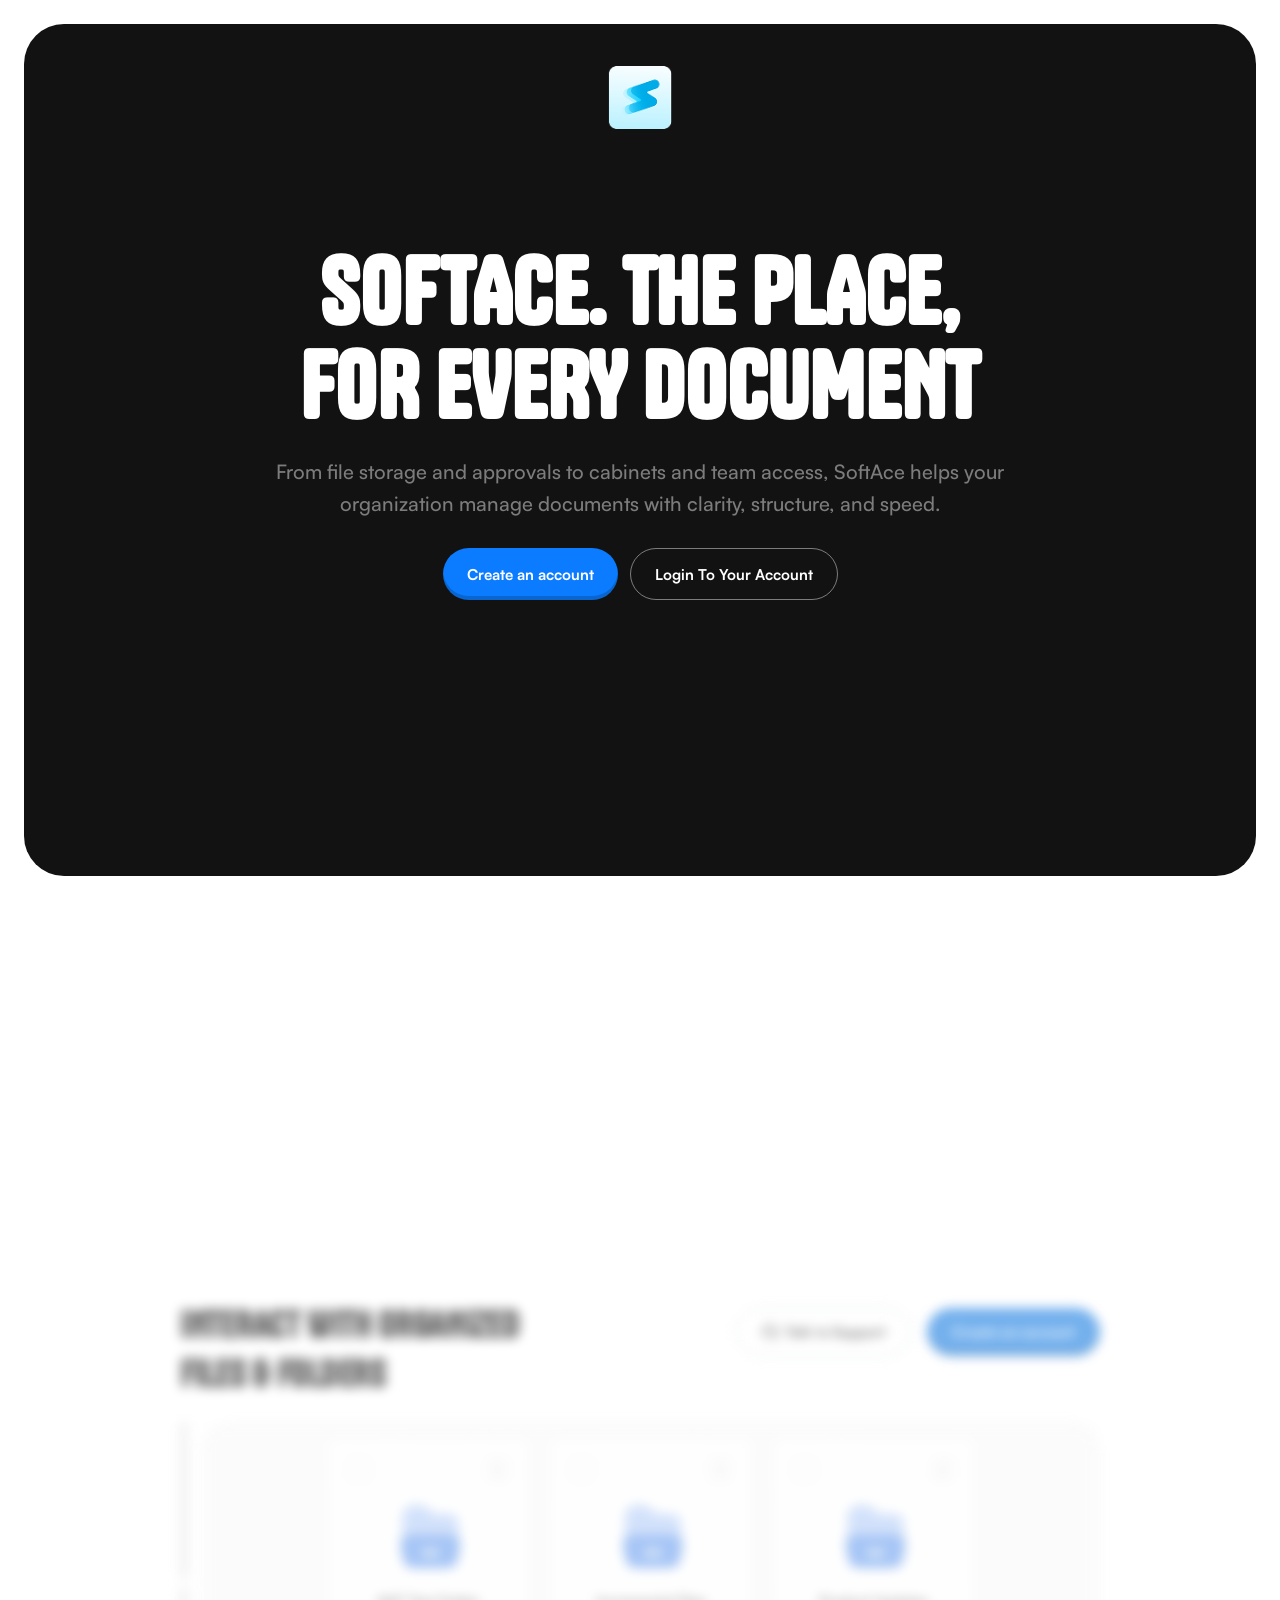
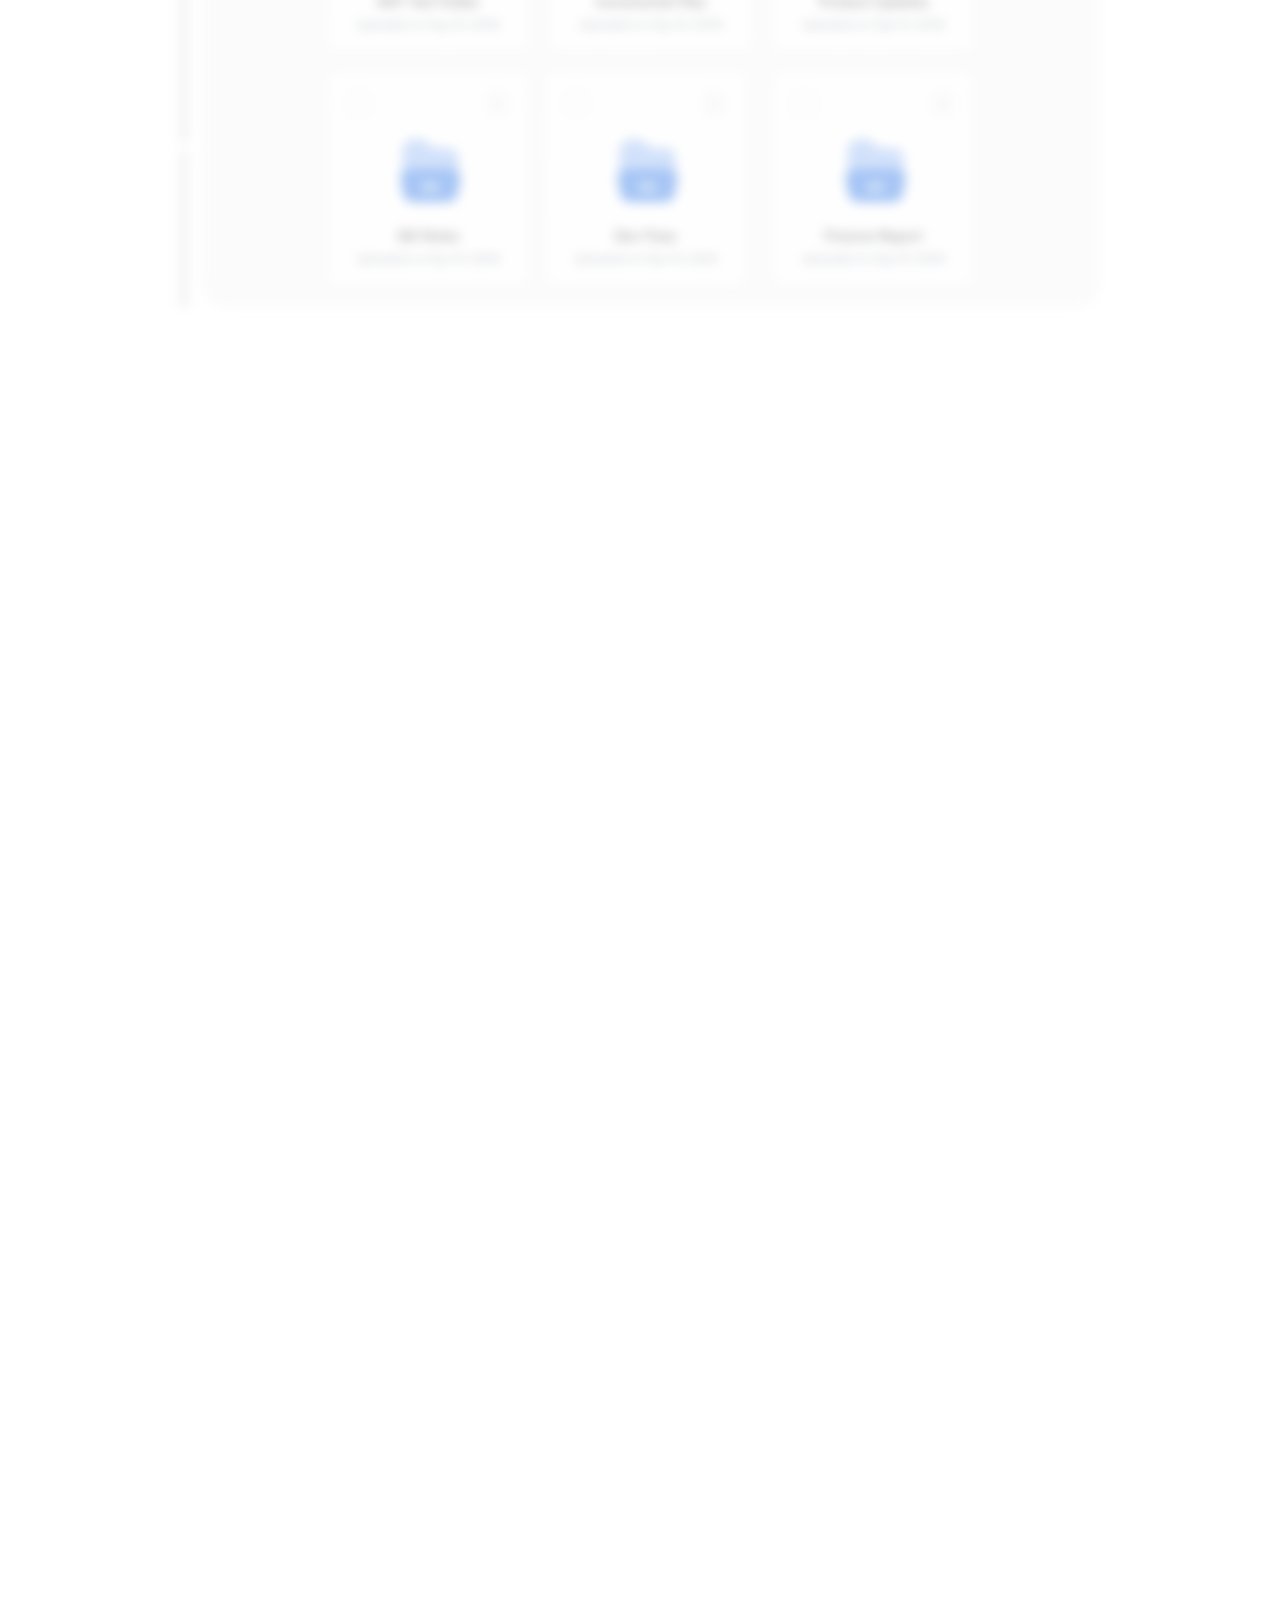
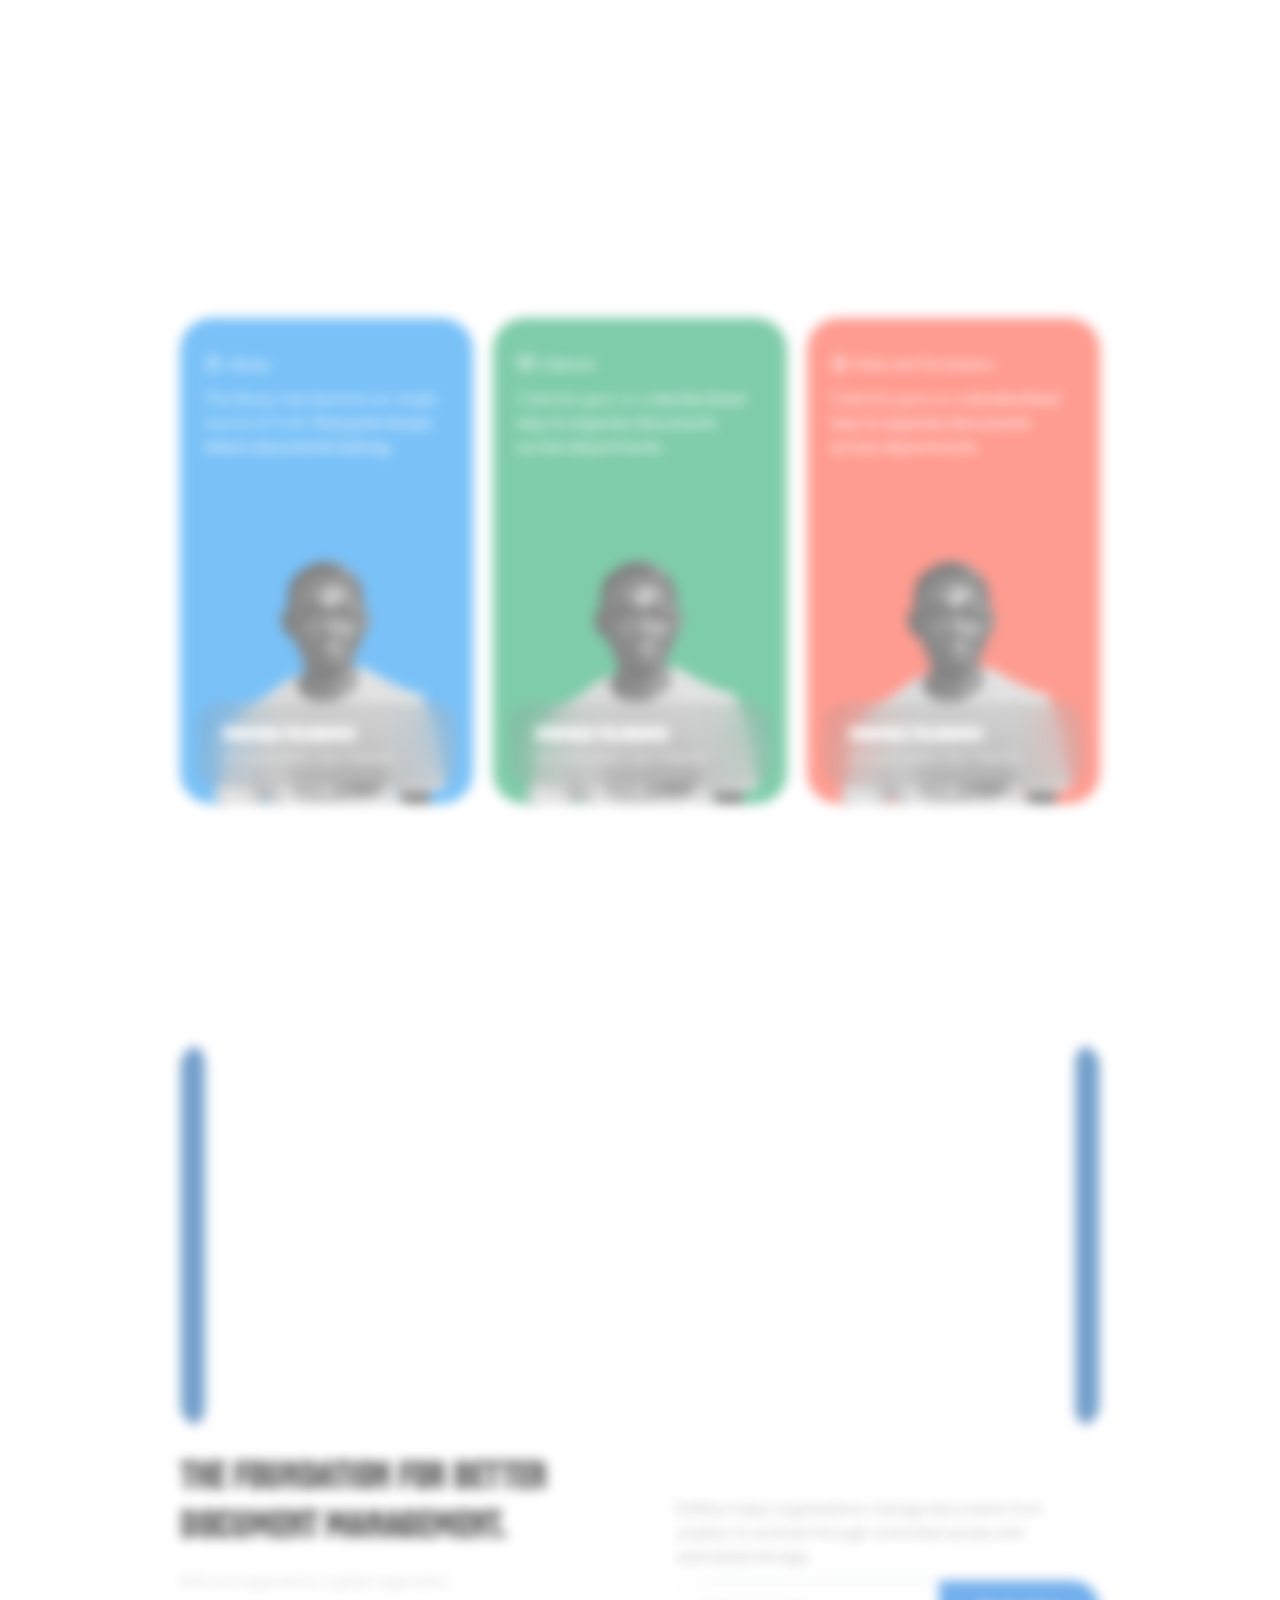
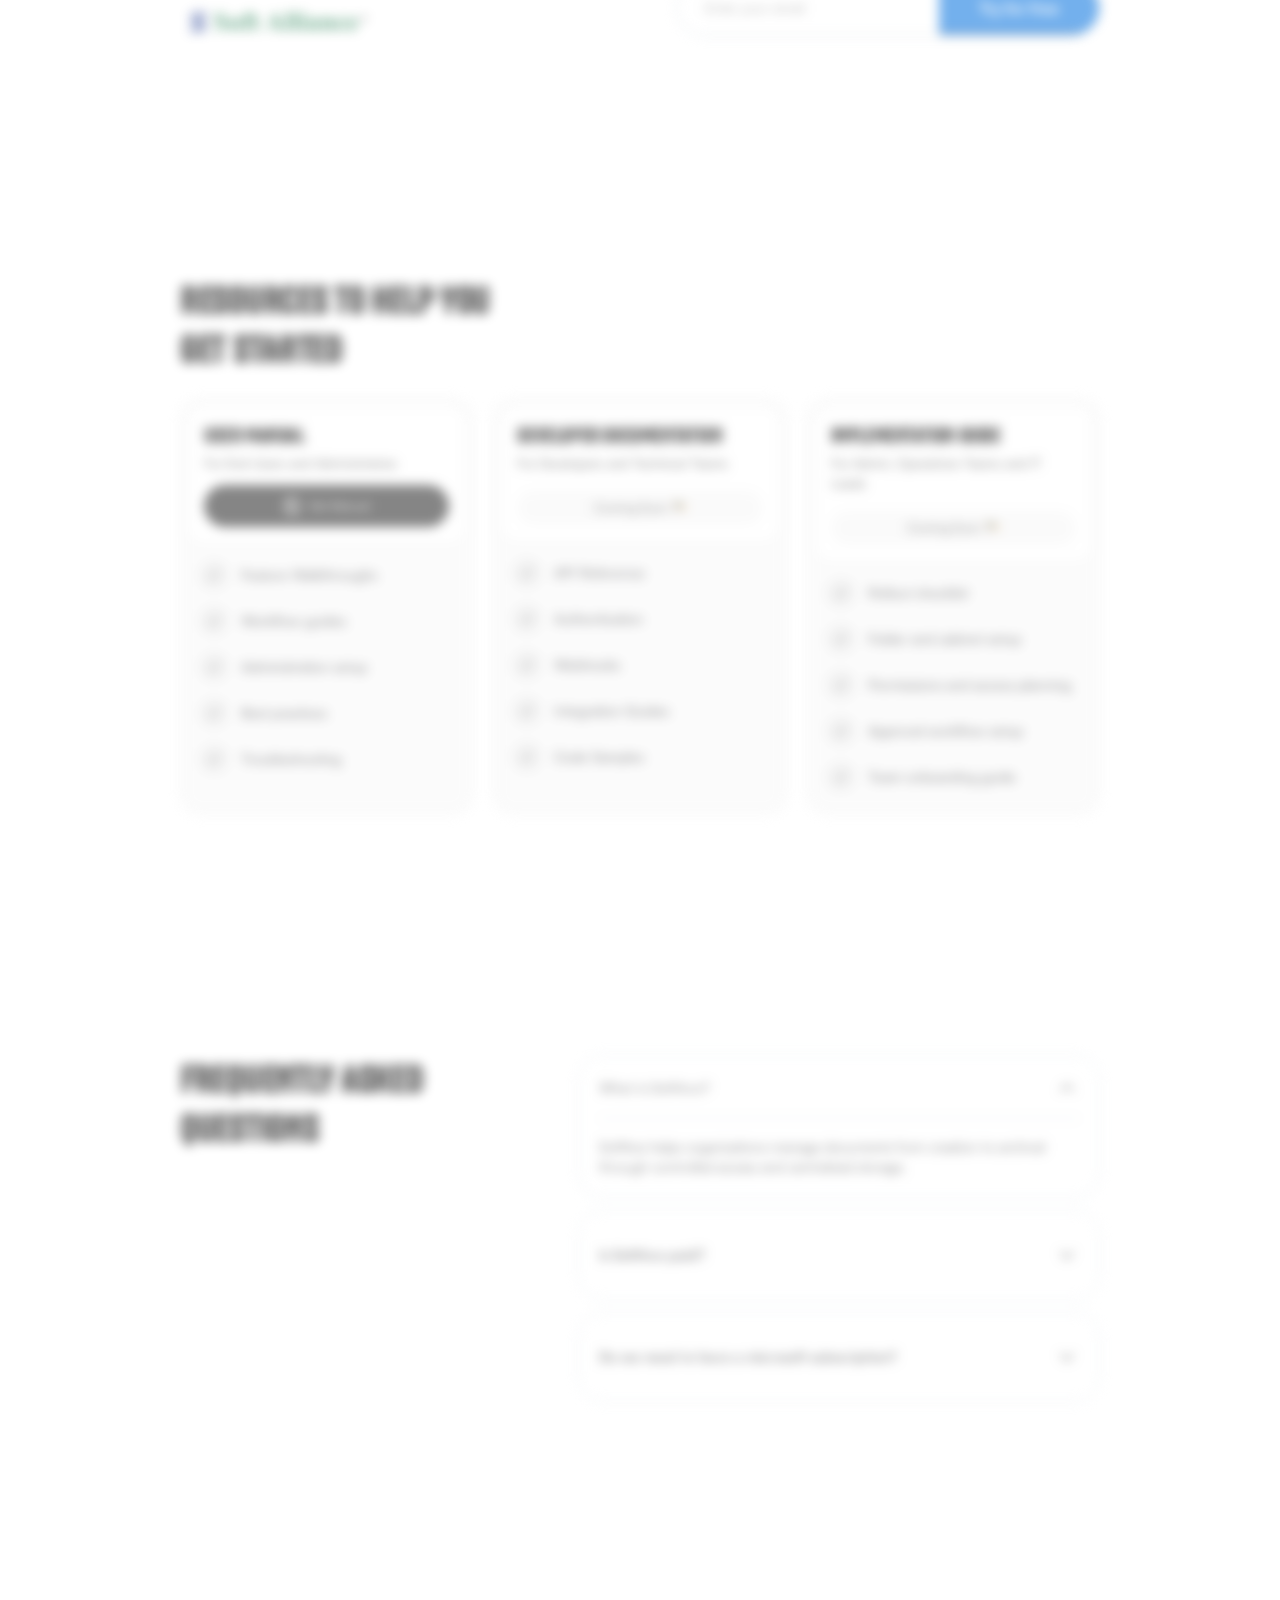
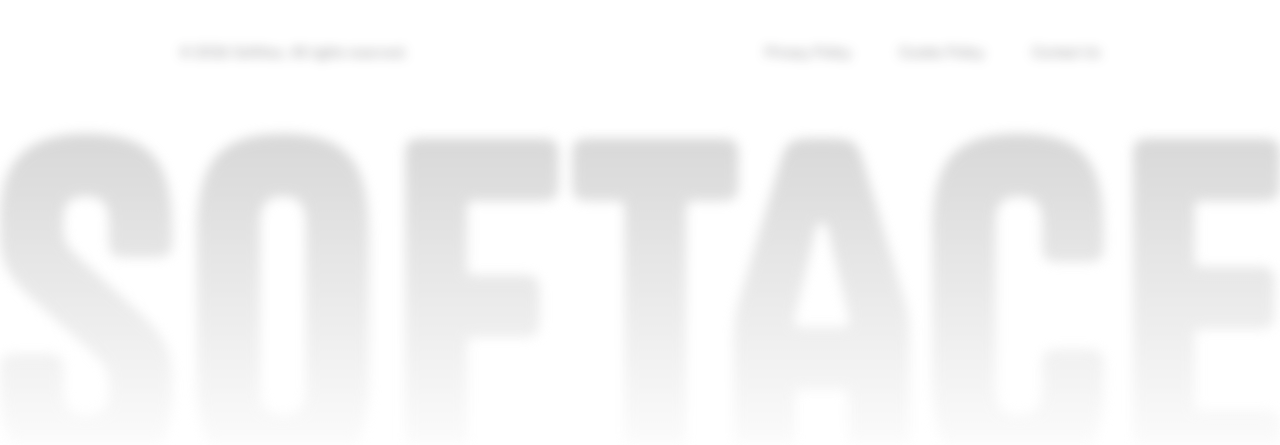
<file: index.html>
<!doctype html>
<html lang="en">
  <head>
    <meta charset="UTF-8" />
    <meta name="viewport" content="width=device-width, initial-scale=1.0" />

    <title>SoftAce | Document Management Made Simple</title>

    <meta
      name="description"
      content="SoftAce helps organizations manage documents, approvals, cabinets, roles, and permissions from one secure workspace."
    />

    <meta name="author" content="SoftAce" />
    <meta name="theme-color" content="#121212" />

    <!-- Open Graph / Link Previewwwww -->
    <meta property="og:title" content="SoftAce | Document Management Made Simple" />
    <meta
      property="og:description"
      content="Manage files, approvals, cabinets, and team access in one secure document workspace."
    />
    <meta
      property="og:image"
      content="https://oluwagbotemi.github.io/SoftAce-Website/assets/images/softace-preview.png"
    />
    <meta property="og:url" content="https://oluwagbotemi.github.io/SoftAce-Website/" />
    <meta property="og:type" content="website" />
    <meta property="og:site_name" content="SoftAce" />

    <!-- Twitter / X Preview -->
    <meta name="twitter:card" content="summary_large_image" />
    <meta name="twitter:title" content="SoftAce | Document Management Made Simple" />
    <meta
      name="twitter:description"
      content="Manage files, approvals, cabinets, and team access in one secure document workspace."
    />
    <meta
      name="twitter:image"
      content="https://oluwagbotemi.github.io/SoftAce-Website/assets/images/softace-preview.png"
    />

    <link rel="stylesheet" href="./css/style.css" />
  </head>

  <body>
    <main>
      <!-- HERO SECTION -->
      <!-- <section class="hero-section">
        <div class="hero-card hero-card-top-left">
          <img src="./assets/images/hero-card-topleft.webp" alt="" />
        </div>

        <div class="hero-card hero-card-top-right">
          <img src="./assets/images/hero-card-topright.webp" alt="" />
        </div>

        <div class="hero-content">
          <p class="hero-kicker">ONE PLATFORM</p>

          <h1>EVERY DOCUMENT, EVERY APPROVAL</h1>

          <p class="hero-description">
            Manage documents, automate workflows, and maintain visibility across your organization
            from a single source of truth.
          </p>
        </div>

        <div class="hero-card hero-card-bottom-left">
          <img src="./assets/images/hero-card-bottomleft.webp" alt="" />
        </div>

        <div class="hero-card hero-card-bottom-right">
          <img src="./assets/images/hero-card-bottomright.webp" alt="" />
        </div>
      </section> -->

      <section class="hero-section-v2 blur-section" id="heroSection">
        <div class="hero-shell">
          <div class="hero-logo hero-reveal hero-reveal-up">
            <img src="./assets/logos/softace-mark.png" alt="SoftAce logo" />
          </div>

          <div class="hero-content-v2 hero-reveal-up hero-reveal-delay-1">
            <h1>
              SOFTACE. THE PLACE,<br />
              FOR EVERY DOCUMENT
            </h1>

            <p class="hero-reveal hero-reveal-up hero-reveal-delay-2">
              From file storage and approvals to cabinets and team access, SoftAce helps your
              organization manage documents with clarity, structure, and speed.
            </p>

            <div class="hero-actions-v2 hero-reveal hero-reveal-up hero-reveal-delay-3">
              <a href="#" class="hero-btn-primary">Create an account</a>
              <a href="#" class="hero-btn-secondary">Login To Your Account</a>
            </div>
          </div>

          <div
            class="hero-bottom-strip hero-transfer-strip hero-reveal hero-reveal-up hero-reveal-delay-4"
          >
            <div class="hero-chip-avatar transfer-item transfer-delay-1">
              <img src="./assets/images/jeremiah-avatar.png" alt="Jeremiah" />
            </div>

            <div class="hero-chip transfer-item transfer-delay-2">
              <img src="./assets/icons/doc-green.svg" alt="" />
            </div>

            <div class="hero-chip-wide transfer-loader transfer-item transfer-delay-3">
              <span></span>
              <span></span>
              <span></span>
              <span></span>
              <span></span>
              <span></span>
              <span></span>
              <span></span>
              <span></span>
              <span></span>
              <span></span>
              <span></span>
            </div>

            <div class="hero-chip transfer-item transfer-delay-4">
              <img src="./assets/icons/folder-yellow.svg" alt="" />
            </div>

            <div class="hero-chip transfer-item transfer-delay-5">
              <img src="./assets/icons/folder-grey.svg" alt="" />
            </div>

            <div class="hero-chip-avatar transfer-item transfer-delay-6">
              <img src="./assets/images/jeremiah-avatar.png" alt="Jeremiah" />
            </div>
          </div>
        </div>
      </section>

      <!-- FILES SECTION -->
      <section class="files-section reveal-section">
        <div class="files-sticky page-container">
          <div class="files-top">
            <h2 id="filesTitle">
              INTERACT WITH ORGANIZED<br />
              FILES & FOLDERS
            </h2>

            <div class="files-actions">
              <button class="btn btn-secondary" type="button">
                <img src="./assets/icons/customer-support.svg" alt="" />
                Talk to Support
              </button>
              <button class="btn btn-primary" type="button">Create an account</button>
            </div>
          </div>

          <div class="files-showcase">
            <div class="files-progress">
              <span class="active"></span>
              <span></span>
              <span></span>
            </div>

            <div class="files-preview">
              <video
                id="filesPreviewMedia"
                src="./assets/videos/files-preview-1.webm"
                autoplay
                muted
                loop
                playsinline
              ></video>
            </div>
          </div>
        </div>

        <div class="files-mobile-list page-container">
          <article class="files-mobile-item">
            <h2>
              INTERACT WITH ORGANIZED<br />
              FILES & FOLDERS
            </h2>

            <video
              src="./assets/videos/files-preview-1.webm"
              autoplay
              muted
              loop
              playsinline
            ></video>
          </article>

          <article class="files-mobile-item">
            <h2>
              WORK WITH STRUCTURED<br />
              CABINETS
            </h2>

            <video
              src="./assets/videos/files-preview-2.webm"
              autoplay
              muted
              loop
              playsinline
            ></video>
          </article>

          <article class="files-mobile-item">
            <h2>
              MANAGE DOCUMENTS<br />
              WITH CLARITY
            </h2>

            <video
              src="./assets/videos/files-preview-3.webm"
              autoplay
              muted
              loop
              playsinline
            ></video>
          </article>
        </div>
      </section>

      <section class="testimonial-section page-container reveal-section">
        <div class="testimonial-grid">
          <article class="testimonial-card blue-card">
            <div class="testimonial-top">
              <div class="testimonial-label-row">
                <img src="./assets/icons/folder-library.svg" alt="" class="testimonial-icon" />
                <p class="testimonial-label">Library</p>
              </div>

              <p class="testimonial-text">
                The library has become our single source of truth.
                <strong>Everyone knows where documents belong.</strong>
              </p>
            </div>

            <img
              src="./assets/images/Testimonial_Image_1.png"
              alt="Jeremiah Folorunso"
              class="testimonial-person"
            />

            <div class="testimonial-info">
              <h3>JEREMIAH FOLORUNSO</h3>
              <p>UX Consultant, Soft Alliance</p>
            </div>
          </article>

          <article class="testimonial-card green-card">
            <div class="testimonial-top">
              <div class="testimonial-label-row">
                <img src="./assets/icons/cabinet-03.svg" alt="" class="testimonial-icon" />
                <p class="testimonial-label">Cabinets</p>
              </div>

              <p class="testimonial-text">
                Cabinets gave us a
                <strong>standardized way to organize documents across departments.</strong>
              </p>
            </div>

            <img
              src="./assets/images/Testimonial_Image_1.png"
              alt="Jeremiah Folorunso"
              class="testimonial-person"
            />

            <div class="testimonial-info">
              <h3>JEREMIAH FOLORUNSO</h3>
              <p>UX Consultant, Soft Alliance</p>
            </div>
          </article>

          <article class="testimonial-card red-card">
            <div class="testimonial-top">
              <div class="testimonial-label-row">
                <img src="./assets/icons/microsoft-admin.png" alt="" class="testimonial-icon" />
                <p class="testimonial-label">Roles and Permissions</p>
              </div>

              <p class="testimonial-text">
                Cabinets gave us a
                <strong>standardized way to organize documents across departments.</strong>
              </p>
            </div>

            <img
              src="./assets/images/Testimonial_Image_1.png"
              alt="Jeremiah Folorunso"
              class="testimonial-person"
            />

            <div class="testimonial-info">
              <h3>JEREMIAH FOLORUNSO</h3>
              <p>UX Consultant, Soft Alliance</p>
            </div>
          </article>
        </div>
      </section>

      <!-- FOUNDATION SECTION -->
      <section class="foundation-section page-container reveal-section">
        <div class="foundation-visual">
          <video
            class="foundation-video"
            src="./assets/videos/Product_reveal.webm"
            autoplay
            muted
            loop
            playsinline
          ></video>
        </div>

        <div class="foundation-content">
          <div class="foundation-left">
            <h2>THE FOUNDATION FOR BETTER DOCUMENT MANAGEMENT.</h2>

            <div class="foundation-support">
              <p>Built and supported by a global organization</p>
              <img src="./assets/logos/SA_Logo (2) 1.png" alt="Soft Alliance logo" />
            </div>
          </div>

          <div class="foundation-right">
            <p>
              SoftAce helps organizations manage documents from creation to archival through
              controlled access and centralized storage.
            </p>

            <form class="foundation-form">
              <input type="email" placeholder="Enter your email" />
              <button type="submit">Try for free</button>
            </form>
          </div>
        </div>
      </section>

      <!-- RESOURCES SECTION -->
      <section class="resources-section page-container reveal-section">
        <h2>
          RESOURCES TO HELP YOU<br />
          GET STARTED
        </h2>

        <div class="resources-grid">
          <article class="resource-card">
            <div class="resource-card-top">
              <div>
                <h3>USER MANUAL</h3>
                <p>For End-Users and Administrators</p>

                <a href="#" class="resource-btn">
                  <img src="./assets/icons/file-02.svg" alt="" />
                  Get Manual
                </a>
              </div>
            </div>

            <ul class="resource-list">
              <li>
                <span class="resource-check-wrap">
                  <img src="./assets/icons/tick-02.svg" alt="" class="resource-check-icon" />
                </span>
                <span>Feature Walkthroughs</span>
              </li>

              <li>
                <span class="resource-check-wrap">
                  <img src="./assets/icons/tick-02.svg" alt="" class="resource-check-icon" />
                </span>
                <span>Workflow guides</span>
              </li>

              <li>
                <span class="resource-check-wrap">
                  <img src="./assets/icons/tick-02.svg" alt="" class="resource-check-icon" />
                </span>
                <span>Administration setup</span>
              </li>

              <li>
                <span class="resource-check-wrap">
                  <img src="./assets/icons/tick-02.svg" alt="" class="resource-check-icon" />
                </span>
                <span>Best practices</span>
              </li>

              <li>
                <span class="resource-check-wrap">
                  <img src="./assets/icons/tick-02.svg" alt="" class="resource-check-icon" />
                </span>
                <span>Troubleshooting</span>
              </li>
            </ul>
          </article>

          <article class="resource-card">
            <div class="resource-card-top">
              <div>
                <h3>DEVELOPER DOCUMENTATION</h3>
                <p>For Developers and Technical Teams</p>

                <button class="coming-soon" type="button">Coming Soon 🪂</button>
              </div>
            </div>

            <ul class="resource-list">
              <li>
                <span class="resource-check-wrap">
                  <img src="./assets/icons/tick-02.svg" alt="" class="resource-check-icon" />
                </span>
                <span>API Reference</span>
              </li>
              <li>
                <span class="resource-check-wrap">
                  <img src="./assets/icons/tick-02.svg" alt="" class="resource-check-icon" />
                </span>
                <span>Authentication</span>
              </li>
              <li>
                <span class="resource-check-wrap">
                  <img src="./assets/icons/tick-02.svg" alt="" class="resource-check-icon" />
                </span>
                <span>Webhooks</span>
              </li>
              <li>
                <span class="resource-check-wrap">
                  <img src="./assets/icons/tick-02.svg" alt="" class="resource-check-icon" />
                </span>
                <span>Integration Guides</span>
              </li>
              <li>
                <span class="resource-check-wrap">
                  <img src="./assets/icons/tick-02.svg" alt="" class="resource-check-icon" />
                </span>
                <span>Code Samples</span>
              </li>
            </ul>
          </article>

          <article class="resource-card">
            <div class="resource-card-top">
              <div>
                <h3>IMPLEMENTATION GUIDE</h3>
                <p>For Admin, Operations Teams and IT Leads</p>

                <button class="coming-soon" type="button">Coming Soon 🪂</button>
              </div>
            </div>

            <ul class="resource-list">
              <li>
                <span class="resource-check-wrap">
                  <img src="./assets/icons/tick-02.svg" alt="" class="resource-check-icon" />
                </span>
                <span>Rollout checklist</span>
              </li>

              <li>
                <span class="resource-check-wrap">
                  <img src="./assets/icons/tick-02.svg" alt="" class="resource-check-icon" />
                </span>
                <span>Folder and cabinet setup</span>
              </li>

              <li>
                <span class="resource-check-wrap">
                  <img src="./assets/icons/tick-02.svg" alt="" class="resource-check-icon" />
                </span>
                <span>Permissions and access planning</span>
              </li>

              <li>
                <span class="resource-check-wrap">
                  <img src="./assets/icons/tick-02.svg" alt="" class="resource-check-icon" />
                </span>
                <span>Approval workflow setup</span>
              </li>

              <li>
                <span class="resource-check-wrap">
                  <img src="./assets/icons/tick-02.svg" alt="" class="resource-check-icon" />
                </span>
                <span>Team onboarding guide</span>
              </li>
            </ul>
          </article>
        </div>
      </section>

      <!-- FAQ SECTION -->
      <section class="faq-section page-container reveal-section">
        <h2>
          FREQUENTLY ASKED<br />
          QUESTIONS
        </h2>

        <div class="faq-list">
          <div class="faq-item active">
            <button class="faq-question" type="button">
              <span>What is SoftAce?</span>
              <span class="faq-icon">
                <img src="./assets/icons/arrow-down-01-round.svg" alt="" class="faq-check-icon" />
              </span>
            </button>

            <div class="faq-answer">
              <p>
                SoftAce helps organizations manage documents from creation to archival through
                controlled access and centralized storage.
              </p>
            </div>
          </div>

          <div class="faq-item">
            <button class="faq-question" type="button">
              <span>Is SoftAce paid?</span>
              <span class="faq-icon">
                <img src="./assets/icons/arrow-down-01-round.svg" alt="" class="faq-check-icon" />
              </span>
            </button>

            <div class="faq-answer">
              <p>
                Yes. SoftAce is available based on your organization’s document needs and setup.
              </p>
            </div>
          </div>

          <div class="faq-item">
            <button class="faq-question" type="button">
              <span>Do we need to have a microsoft subscription?</span>
              <span class="faq-icon">
                <img src="./assets/icons/arrow-down-01-round.svg" alt="" class="faq-check-icon" />
              </span>
            </button>

            <div class="faq-answer">
              <p>No. SoftAce can be used as a standalone document management platform.</p>
            </div>
          </div>
        </div>
      </section>

      <!-- FOOTER -->
      <footer class="footer-section reveal-section">
        <div class="footer-top page-container">
          <p>© 2026 SoftAce, All rights reserved.</p>

          <div class="footer-links">
            <a href="privacy-policy.html">Privacy Policy</a>
            <a href="cookie-policy.html">Cookie Policy</a>
            <a href="contact.html">Contact Us</a>
          </div>
        </div>

        <div class="footer-wordmark">
          <img src="./assets/images/softace-footer-wordmark.svg" alt="SoftAce" />
        </div>
      </footer>
    </main>

    <script src="./js/script.js"></script>
  </body>
</html>
</file>
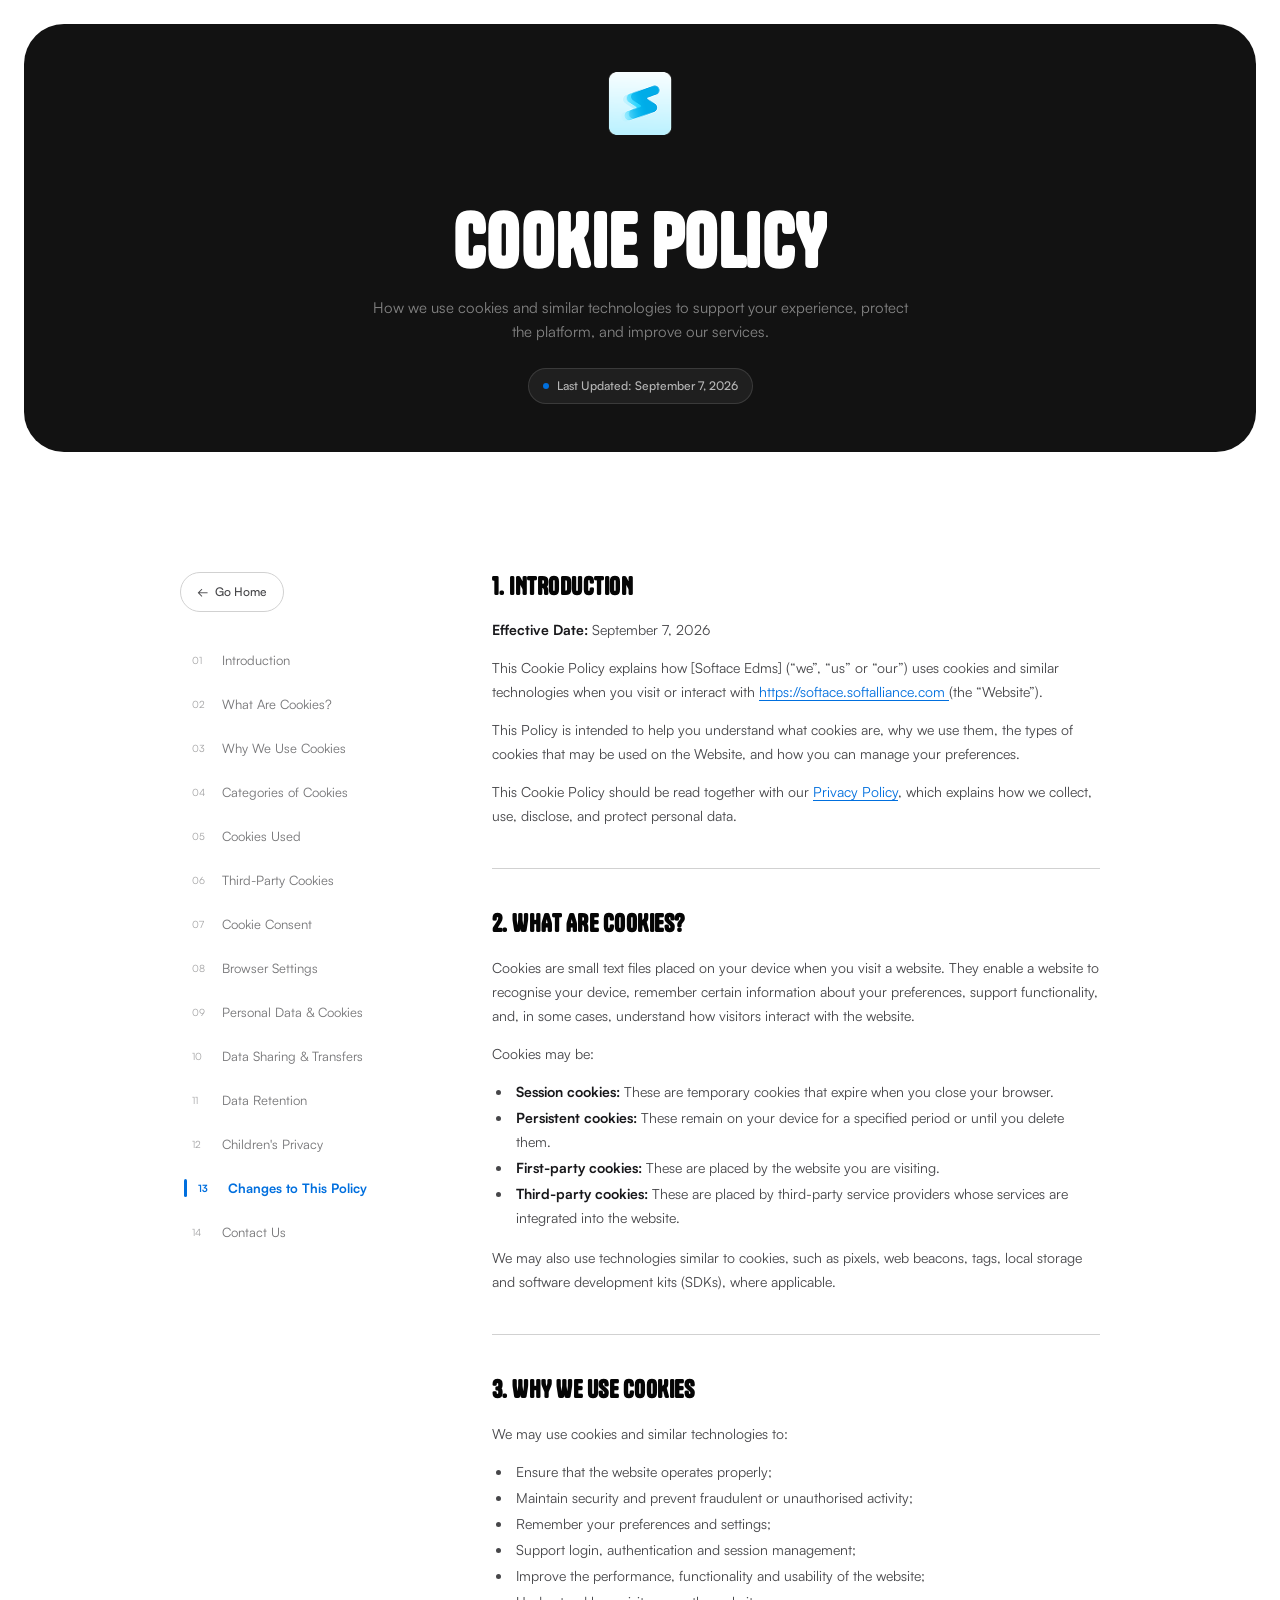
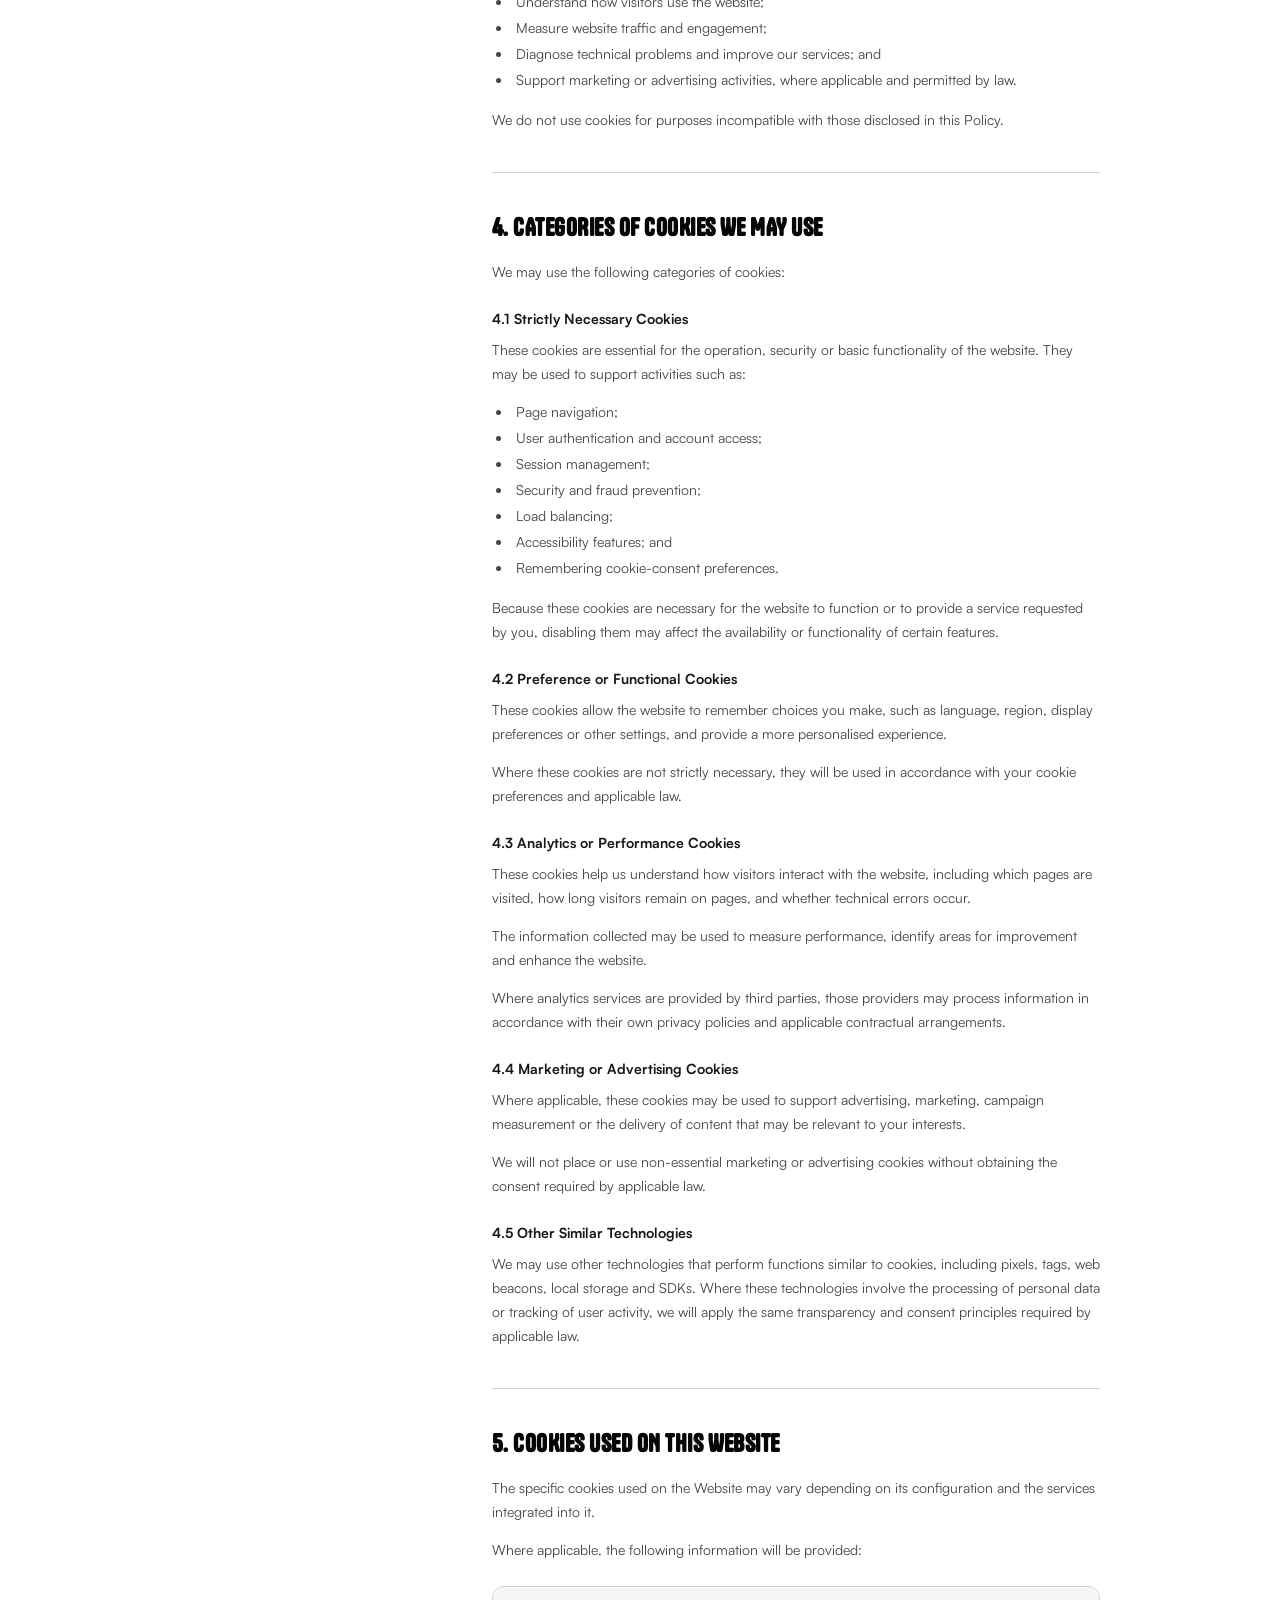
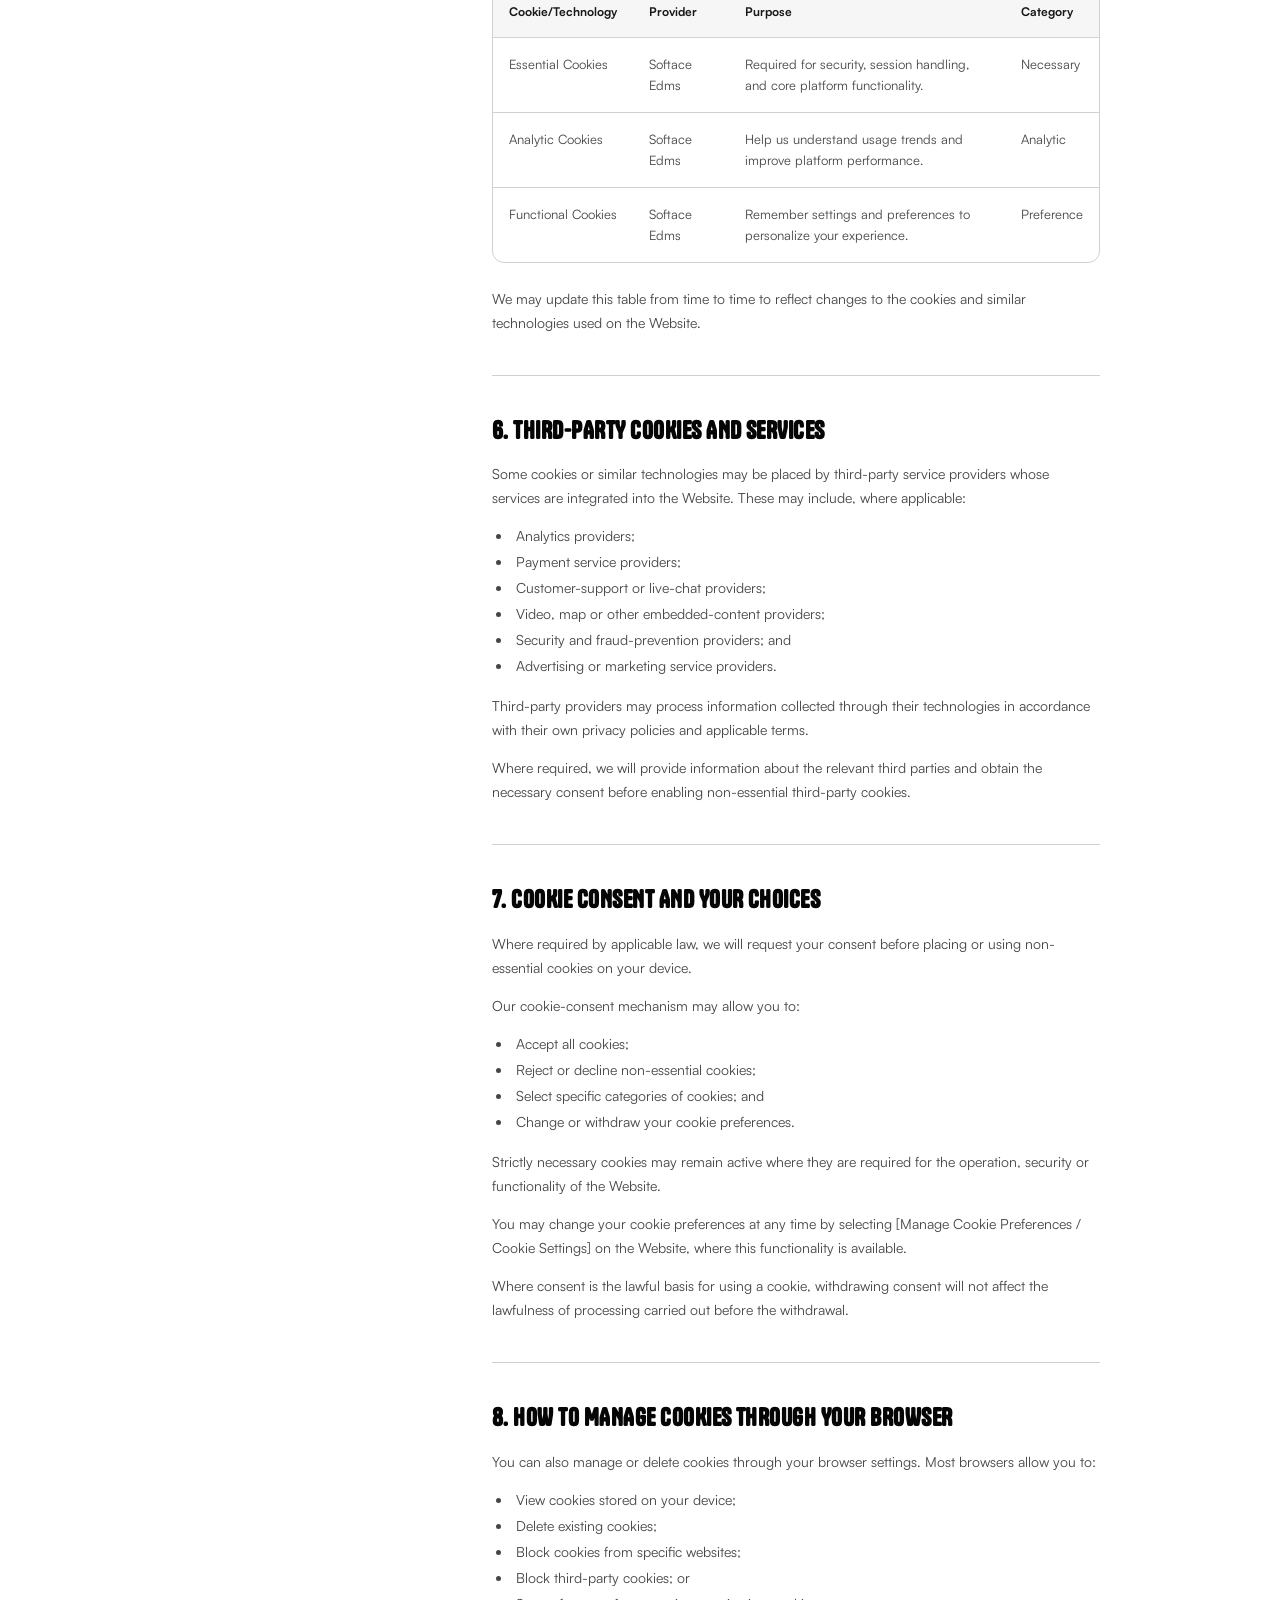
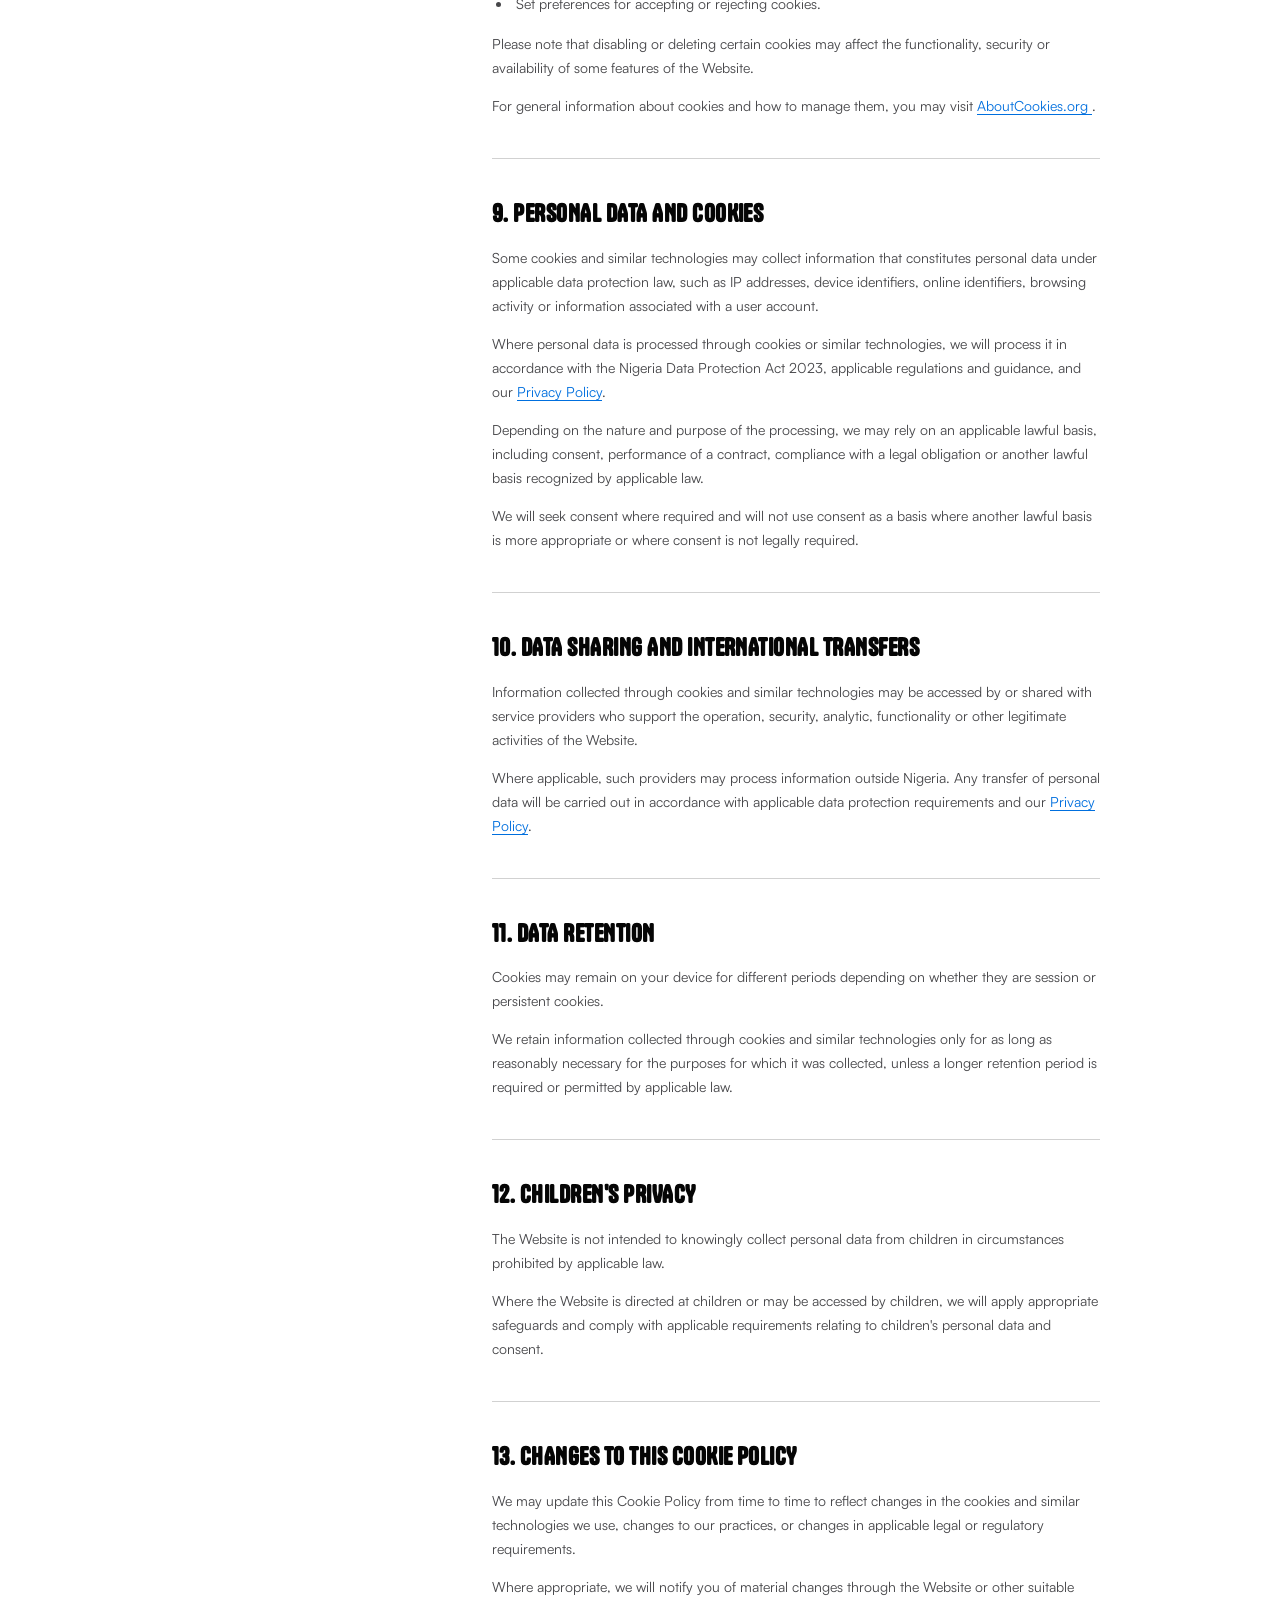
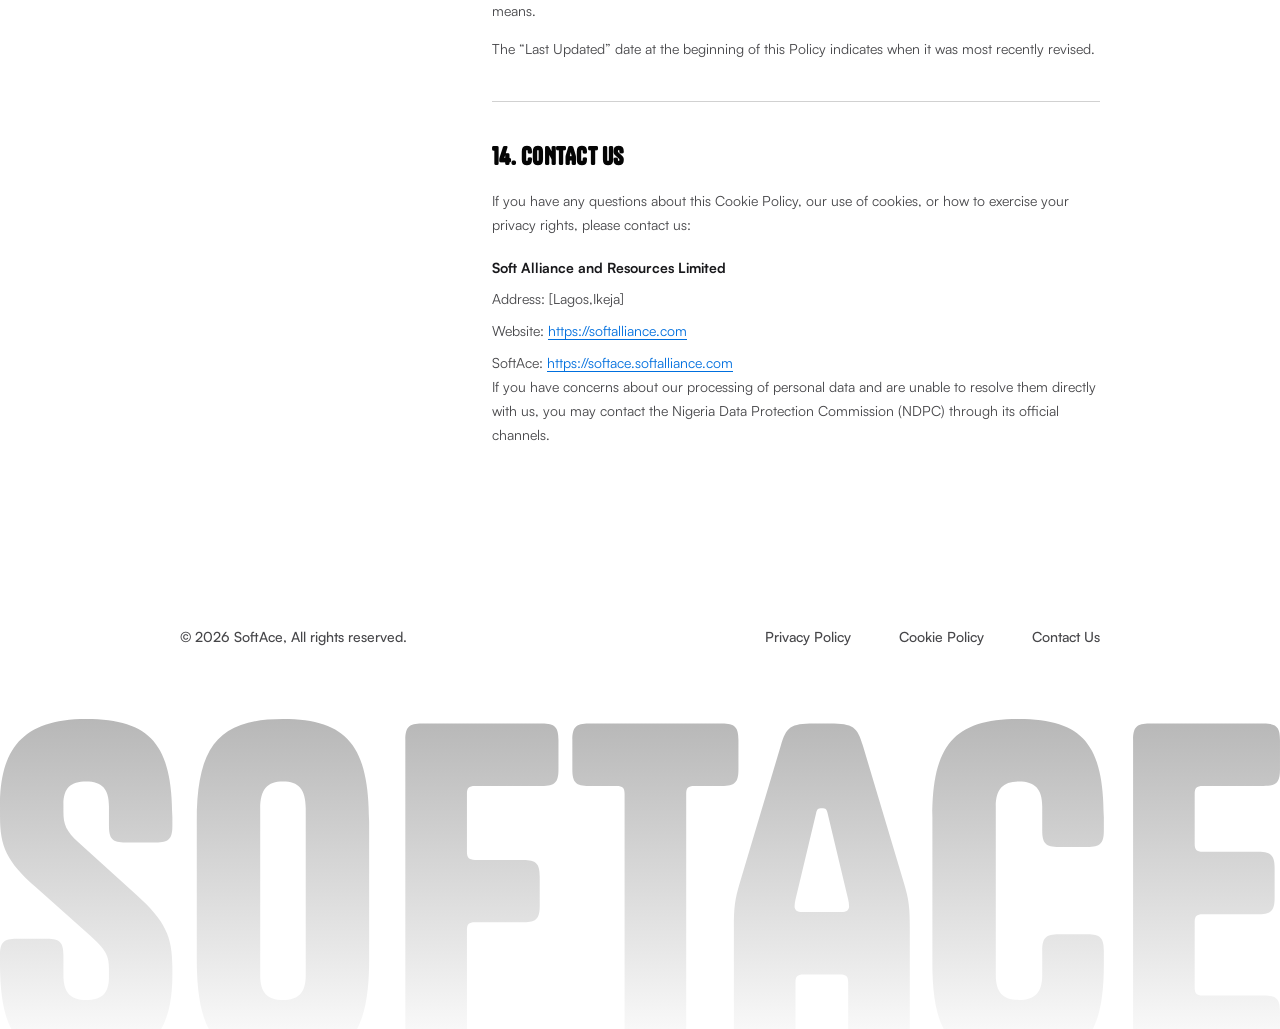
<file: cookie-policy.html>
<!doctype html>
<html lang="en">
  <head>
    <meta charset="UTF-8" />
    <meta name="viewport" content="width=device-width, initial-scale=1.0" />

    <title>Cookie Policy | SoftAce</title>

    <meta
      name="description"
      content="Learn how SoftAce uses cookies and similar technologies, the types of cookies we may use, and how to manage your preferences."
    />

    <meta name="author" content="SoftAce" />
    <meta name="theme-color" content="#121212" />

    <!-- Open Graph -->
    <meta property="og:title" content="Cookie Policy | SoftAce" />
    <meta
      property="og:description"
      content="Learn how SoftAce uses cookies and similar technologies and how you can manage your preferences."
    />
    <meta
      property="og:image"
      content="https://oluwagbotemi.github.io/SoftAce-Website/assets/images/softace-preview.png"
    />
    <meta
      property="og:url"
      content="https://oluwagbotemi.github.io/SoftAce-Website/cookie-policy.html"
    />
    <meta property="og:type" content="website" />
    <meta property="og:site_name" content="SoftAce" />

    <!-- Twitter / X -->
    <meta name="twitter:card" content="summary_large_image" />
    <meta name="twitter:title" content="Cookie Policy | SoftAce" />
    <meta
      name="twitter:description"
      content="Understand how SoftAce uses cookies and how to manage your preferences."
    />
    <meta
      name="twitter:image"
      content="https://oluwagbotemi.github.io/SoftAce-Website/assets/images/softace-preview.png"
    />

    <link rel="stylesheet" href="./css/style.css" />
  </head>

  <body>
    <main class="policy-page">
      <!-- ========================================
           COOKIE POLICY HERO
      ======================================== -->

      <section class="policy-hero">
        <div class="policy-hero-logo">
          <img src="./assets/logos/softace-mark.png" alt="SoftAce" />
        </div>

        <div class="policy-hero-content">
          <h1 class="hero-reveal policy-reveal-2">COOKIE POLICY</h1>

          <p class="hero-reveal policy-reveal-3">
            How we use cookies and similar technologies to support your experience, protect the
            platform, and improve our services.
          </p>

          <div class="policy-updated hero-reveal policy-reveal-4">
            <span class="policy-updated-dot" aria-hidden="true"></span>
            Last Updated: September 7, 2026
          </div>
        </div>
      </section>

      <!-- ========================================
           COOKIE POLICY CONTENT
      ======================================== -->

      <section class="policy-main page-container">
        <!-- LEFT NAVIGATION -->

        <aside class="policy-sidebar">
          <a href="./index.html" class="policy-sidebar-back">
            <span aria-hidden="true">←</span>
            Go Home
          </a>

          <nav class="policy-nav" aria-label="Cookie policy sections">
            <a href="#introduction" class="policy-nav-link active">
              <span>01</span>
              Introduction
            </a>

            <a href="#what-are-cookies" class="policy-nav-link">
              <span>02</span>
              What Are Cookies?
            </a>

            <a href="#why-we-use-cookies" class="policy-nav-link">
              <span>03</span>
              Why We Use Cookies
            </a>

            <a href="#categories-of-cookies" class="policy-nav-link">
              <span>04</span>
              Categories of Cookies
            </a>

            <a href="#cookies-used" class="policy-nav-link">
              <span>05</span>
              Cookies Used
            </a>

            <a href="#third-party-cookies" class="policy-nav-link">
              <span>06</span>
              Third-Party Cookies
            </a>

            <a href="#cookie-consent" class="policy-nav-link">
              <span>07</span>
              Cookie Consent
            </a>

            <a href="#browser-settings" class="policy-nav-link">
              <span>08</span>
              Browser Settings
            </a>

            <a href="#personal-data" class="policy-nav-link">
              <span>09</span>
              Personal Data & Cookies
            </a>

            <a href="#data-sharing" class="policy-nav-link">
              <span>10</span>
              Data Sharing & Transfers
            </a>

            <a href="#data-retention" class="policy-nav-link">
              <span>11</span>
              Data Retention
            </a>

            <a href="#childrens-privacy" class="policy-nav-link">
              <span>12</span>
              Children's Privacy
            </a>

            <a href="#changes" class="policy-nav-link">
              <span>13</span>
              Changes to This Policy
            </a>

            <a href="#contact" class="policy-nav-link">
              <span>14</span>
              Contact Us
            </a>
          </nav>
        </aside>

        <!-- RIGHT CONTENT -->

        <article class="policy-content">
          <!-- 01 INTRODUCTION -->

          <section class="policy-content-section" id="introduction" data-policy-section>
            <h2>1. INTRODUCTION</h2>

            <p><strong>Effective Date:</strong> September 7, 2026</p>

            <p>
              This Cookie Policy explains how [Softace Edms] (“we”, “us” or “our”) uses cookies and
              similar technologies when you visit or interact with
              <a href="https://softace.softalliance.com"> https://softace.softalliance.com </a>
              (the “Website”).
            </p>

            <p>
              This Policy is intended to help you understand what cookies are, why we use them, the
              types of cookies that may be used on the Website, and how you can manage your
              preferences.
            </p>

            <p>
              This Cookie Policy should be read together with our
              <a href="./privacy-policy.html">Privacy Policy</a>, which explains how we collect,
              use, disclose, and protect personal data.
            </p>
          </section>

          <!-- 02 WHAT ARE COOKIES -->

          <section class="policy-content-section" id="what-are-cookies" data-policy-section>
            <h2>2. WHAT ARE COOKIES?</h2>

            <p>
              Cookies are small text files placed on your device when you visit a website. They
              enable a website to recognise your device, remember certain information about your
              preferences, support functionality, and, in some cases, understand how visitors
              interact with the website.
            </p>

            <p>Cookies may be:</p>

            <ul>
              <li>
                <strong>Session cookies:</strong> These are temporary cookies that expire when you
                close your browser.
              </li>

              <li>
                <strong>Persistent cookies:</strong> These remain on your device for a specified
                period or until you delete them.
              </li>

              <li>
                <strong>First-party cookies:</strong> These are placed by the website you are
                visiting.
              </li>

              <li>
                <strong>Third-party cookies:</strong> These are placed by third-party service
                providers whose services are integrated into the website.
              </li>
            </ul>

            <p>
              We may also use technologies similar to cookies, such as pixels, web beacons, tags,
              local storage and software development kits (SDKs), where applicable.
            </p>
          </section>

          <!-- 03 WHY WE USE COOKIES -->

          <section class="policy-content-section" id="why-we-use-cookies" data-policy-section>
            <h2>3. WHY WE USE COOKIES</h2>

            <p>We may use cookies and similar technologies to:</p>

            <ul>
              <li>Ensure that the website operates properly;</li>
              <li>Maintain security and prevent fraudulent or unauthorised activity;</li>
              <li>Remember your preferences and settings;</li>
              <li>Support login, authentication and session management;</li>
              <li>Improve the performance, functionality and usability of the website;</li>
              <li>Understand how visitors use the website;</li>
              <li>Measure website traffic and engagement;</li>
              <li>Diagnose technical problems and improve our services; and</li>
              <li>
                Support marketing or advertising activities, where applicable and permitted by law.
              </li>
            </ul>

            <p>
              We do not use cookies for purposes incompatible with those disclosed in this Policy.
            </p>
          </section>

          <!-- 04 CATEGORIES OF COOKIES -->

          <section class="policy-content-section" id="categories-of-cookies" data-policy-section>
            <h2>4. CATEGORIES OF COOKIES WE MAY USE</h2>

            <p>We may use the following categories of cookies:</p>

            <h3>4.1 Strictly Necessary Cookies</h3>

            <p>
              These cookies are essential for the operation, security or basic functionality of the
              website. They may be used to support activities such as:
            </p>

            <ul>
              <li>Page navigation;</li>
              <li>User authentication and account access;</li>
              <li>Session management;</li>
              <li>Security and fraud prevention;</li>
              <li>Load balancing;</li>
              <li>Accessibility features; and</li>
              <li>Remembering cookie-consent preferences.</li>
            </ul>

            <p>
              Because these cookies are necessary for the website to function or to provide a
              service requested by you, disabling them may affect the availability or functionality
              of certain features.
            </p>

            <h3>4.2 Preference or Functional Cookies</h3>

            <p>
              These cookies allow the website to remember choices you make, such as language,
              region, display preferences or other settings, and provide a more personalised
              experience.
            </p>

            <p>
              Where these cookies are not strictly necessary, they will be used in accordance with
              your cookie preferences and applicable law.
            </p>

            <h3>4.3 Analytics or Performance Cookies</h3>

            <p>
              These cookies help us understand how visitors interact with the website, including
              which pages are visited, how long visitors remain on pages, and whether technical
              errors occur.
            </p>

            <p>
              The information collected may be used to measure performance, identify areas for
              improvement and enhance the website.
            </p>

            <p>
              Where analytics services are provided by third parties, those providers may process
              information in accordance with their own privacy policies and applicable contractual
              arrangements.
            </p>

            <h3>4.4 Marketing or Advertising Cookies</h3>

            <p>
              Where applicable, these cookies may be used to support advertising, marketing,
              campaign measurement or the delivery of content that may be relevant to your
              interests.
            </p>

            <p>
              We will not place or use non-essential marketing or advertising cookies without
              obtaining the consent required by applicable law.
            </p>

            <h3>4.5 Other Similar Technologies</h3>

            <p>
              We may use other technologies that perform functions similar to cookies, including
              pixels, tags, web beacons, local storage and SDKs. Where these technologies involve
              the processing of personal data or tracking of user activity, we will apply the same
              transparency and consent principles required by applicable law.
            </p>
          </section>

          <!-- 05 COOKIES USED -->

          <section class="policy-content-section" id="cookies-used" data-policy-section>
            <h2>5. COOKIES USED ON THIS WEBSITE</h2>

            <p>
              The specific cookies used on the Website may vary depending on its configuration and
              the services integrated into it.
            </p>

            <p>Where applicable, the following information will be provided:</p>

            <div class="policy-table-wrap">
              <table class="policy-table">
                <thead>
                  <tr>
                    <th scope="col">Cookie/Technology</th>
                    <th scope="col">Provider</th>
                    <th scope="col">Purpose</th>
                    <th scope="col">Category</th>
                  </tr>
                </thead>

                <tbody>
                  <tr>
                    <td>Essential Cookies</td>
                    <td>Softace Edms</td>
                    <td>
                      Required for security, session handling, and core platform functionality.
                    </td>
                    <td>Necessary</td>
                  </tr>

                  <tr>
                    <td>Analytic Cookies</td>
                    <td>Softace Edms</td>
                    <td>Help us understand usage trends and improve platform performance.</td>
                    <td>Analytic</td>
                  </tr>

                  <tr>
                    <td>Functional Cookies</td>
                    <td>Softace Edms</td>
                    <td>Remember settings and preferences to personalize your experience.</td>
                    <td>Preference</td>
                  </tr>
                </tbody>
              </table>
            </div>

            <p>
              We may update this table from time to time to reflect changes to the cookies and
              similar technologies used on the Website.
            </p>
          </section>

          <!-- 06 THIRD-PARTY COOKIES -->

          <section class="policy-content-section" id="third-party-cookies" data-policy-section>
            <h2>6. THIRD-PARTY COOKIES AND SERVICES</h2>

            <p>
              Some cookies or similar technologies may be placed by third-party service providers
              whose services are integrated into the Website. These may include, where applicable:
            </p>

            <ul>
              <li>Analytics providers;</li>
              <li>Payment service providers;</li>
              <li>Customer-support or live-chat providers;</li>
              <li>Video, map or other embedded-content providers;</li>
              <li>Security and fraud-prevention providers; and</li>
              <li>Advertising or marketing service providers.</li>
            </ul>

            <p>
              Third-party providers may process information collected through their technologies in
              accordance with their own privacy policies and applicable terms.
            </p>

            <p>
              Where required, we will provide information about the relevant third parties and
              obtain the necessary consent before enabling non-essential third-party cookies.
            </p>
          </section>

          <!-- 07 COOKIE CONSENT -->

          <section class="policy-content-section" id="cookie-consent" data-policy-section>
            <h2>7. COOKIE CONSENT AND YOUR CHOICES</h2>

            <p>
              Where required by applicable law, we will request your consent before placing or using
              non-essential cookies on your device.
            </p>

            <p>Our cookie-consent mechanism may allow you to:</p>

            <ul>
              <li>Accept all cookies;</li>
              <li>Reject or decline non-essential cookies;</li>
              <li>Select specific categories of cookies; and</li>
              <li>Change or withdraw your cookie preferences.</li>
            </ul>

            <p>
              Strictly necessary cookies may remain active where they are required for the
              operation, security or functionality of the Website.
            </p>

            <p>
              You may change your cookie preferences at any time by selecting [Manage Cookie
              Preferences / Cookie Settings] on the Website, where this functionality is available.
            </p>

            <p>
              Where consent is the lawful basis for using a cookie, withdrawing consent will not
              affect the lawfulness of processing carried out before the withdrawal.
            </p>
          </section>

          <!-- 08 BROWSER SETTINGS -->

          <section class="policy-content-section" id="browser-settings" data-policy-section>
            <h2>8. HOW TO MANAGE COOKIES THROUGH YOUR BROWSER</h2>

            <p>
              You can also manage or delete cookies through your browser settings. Most browsers
              allow you to:
            </p>

            <ul>
              <li>View cookies stored on your device;</li>
              <li>Delete existing cookies;</li>
              <li>Block cookies from specific websites;</li>
              <li>Block third-party cookies; or</li>
              <li>Set preferences for accepting or rejecting cookies.</li>
            </ul>

            <p>
              Please note that disabling or deleting certain cookies may affect the functionality,
              security or availability of some features of the Website.
            </p>

            <p>
              For general information about cookies and how to manage them, you may visit
              <a href="https://www.aboutcookies.org/" target="_blank" rel="noopener noreferrer">
                AboutCookies.org </a
              >.
            </p>
          </section>

          <!-- 09 PERSONAL DATA -->

          <section class="policy-content-section" id="personal-data" data-policy-section>
            <h2>9. PERSONAL DATA AND COOKIES</h2>

            <p>
              Some cookies and similar technologies may collect information that constitutes
              personal data under applicable data protection law, such as IP addresses, device
              identifiers, online identifiers, browsing activity or information associated with a
              user account.
            </p>

            <p>
              Where personal data is processed through cookies or similar technologies, we will
              process it in accordance with the Nigeria Data Protection Act 2023, applicable
              regulations and guidance, and our
              <a href="./privacy-policy.html">Privacy Policy</a>.
            </p>

            <p>
              Depending on the nature and purpose of the processing, we may rely on an applicable
              lawful basis, including consent, performance of a contract, compliance with a legal
              obligation or another lawful basis recognized by applicable law.
            </p>

            <p>
              We will seek consent where required and will not use consent as a basis where another
              lawful basis is more appropriate or where consent is not legally required.
            </p>
          </section>

          <!-- 10 DATA SHARING -->

          <section class="policy-content-section" id="data-sharing" data-policy-section>
            <h2>10. DATA SHARING AND INTERNATIONAL TRANSFERS</h2>

            <p>
              Information collected through cookies and similar technologies may be accessed by or
              shared with service providers who support the operation, security, analytic,
              functionality or other legitimate activities of the Website.
            </p>

            <p>
              Where applicable, such providers may process information outside Nigeria. Any transfer
              of personal data will be carried out in accordance with applicable data protection
              requirements and our
              <a href="./privacy-policy.html">Privacy Policy</a>.
            </p>
          </section>

          <!-- 11 DATA RETENTION -->

          <section class="policy-content-section" id="data-retention" data-policy-section>
            <h2>11. DATA RETENTION</h2>

            <p>
              Cookies may remain on your device for different periods depending on whether they are
              session or persistent cookies.
            </p>

            <p>
              We retain information collected through cookies and similar technologies only for as
              long as reasonably necessary for the purposes for which it was collected, unless a
              longer retention period is required or permitted by applicable law.
            </p>
          </section>

          <!-- 12 CHILDREN'S PRIVACY -->

          <section class="policy-content-section" id="childrens-privacy" data-policy-section>
            <h2>12. CHILDREN'S PRIVACY</h2>

            <p>
              The Website is not intended to knowingly collect personal data from children in
              circumstances prohibited by applicable law.
            </p>

            <p>
              Where the Website is directed at children or may be accessed by children, we will
              apply appropriate safeguards and comply with applicable requirements relating to
              children's personal data and consent.
            </p>
          </section>

          <!-- 13 CHANGES -->

          <section class="policy-content-section" id="changes" data-policy-section>
            <h2>13. CHANGES TO THIS COOKIE POLICY</h2>

            <p>
              We may update this Cookie Policy from time to time to reflect changes in the cookies
              and similar technologies we use, changes to our practices, or changes in applicable
              legal or regulatory requirements.
            </p>

            <p>
              Where appropriate, we will notify you of material changes through the Website or other
              suitable means.
            </p>

            <p>
              The “Last Updated” date at the beginning of this Policy indicates when it was most
              recently revised.
            </p>
          </section>

          <!-- 14 CONTACT -->

          <section class="policy-content-section" id="contact" data-policy-section>
            <h2>14. CONTACT US</h2>

            <p>
              If you have any questions about this Cookie Policy, our use of cookies, or how to
              exercise your privacy rights, please contact us:
            </p>

            <div class="policy-contact">
              <strong>Soft Alliance and Resources Limited</strong>

              <p>Address: [Lagos,Ikeja]</p>

              <p>
                Website:
                <a href="https://softalliance.com" target="_blank" rel="noopener noreferrer">
                  https://softalliance.com
                </a>
              </p>

              <p>
                SoftAce:
                <a
                  href="https://softace.softalliance.com"
                  target="_blank"
                  rel="noopener noreferrer"
                >
                  https://softace.softalliance.com
                </a>
              </p>
            </div>

            <p>
              If you have concerns about our processing of personal data and are unable to resolve
              them directly with us, you may contact the Nigeria Data Protection Commission (NDPC)
              through its official channels.
            </p>
          </section>
        </article>
      </section>

      <!-- ========================================
           FOOTER
      ======================================== -->

      <footer class="footer-section policy-footer">
        <div class="footer-top page-container">
          <p>© 2026 SoftAce, All rights reserved.</p>

          <div class="footer-links">
            <a href="./privacy-policy.html">Privacy Policy</a>
            <a href="cookie-policy.html">Cookie Policy</a>
            <a href="#contact">Contact Us</a>
          </div>
        </div>

        <div class="footer-wordmark">
          <img src="./assets/images/softace-footer-wordmark.svg" alt="SoftAce" />
        </div>
      </footer>
    </main>

    <script src="./js/script.js"></script>
  </body>
</html>
</file>
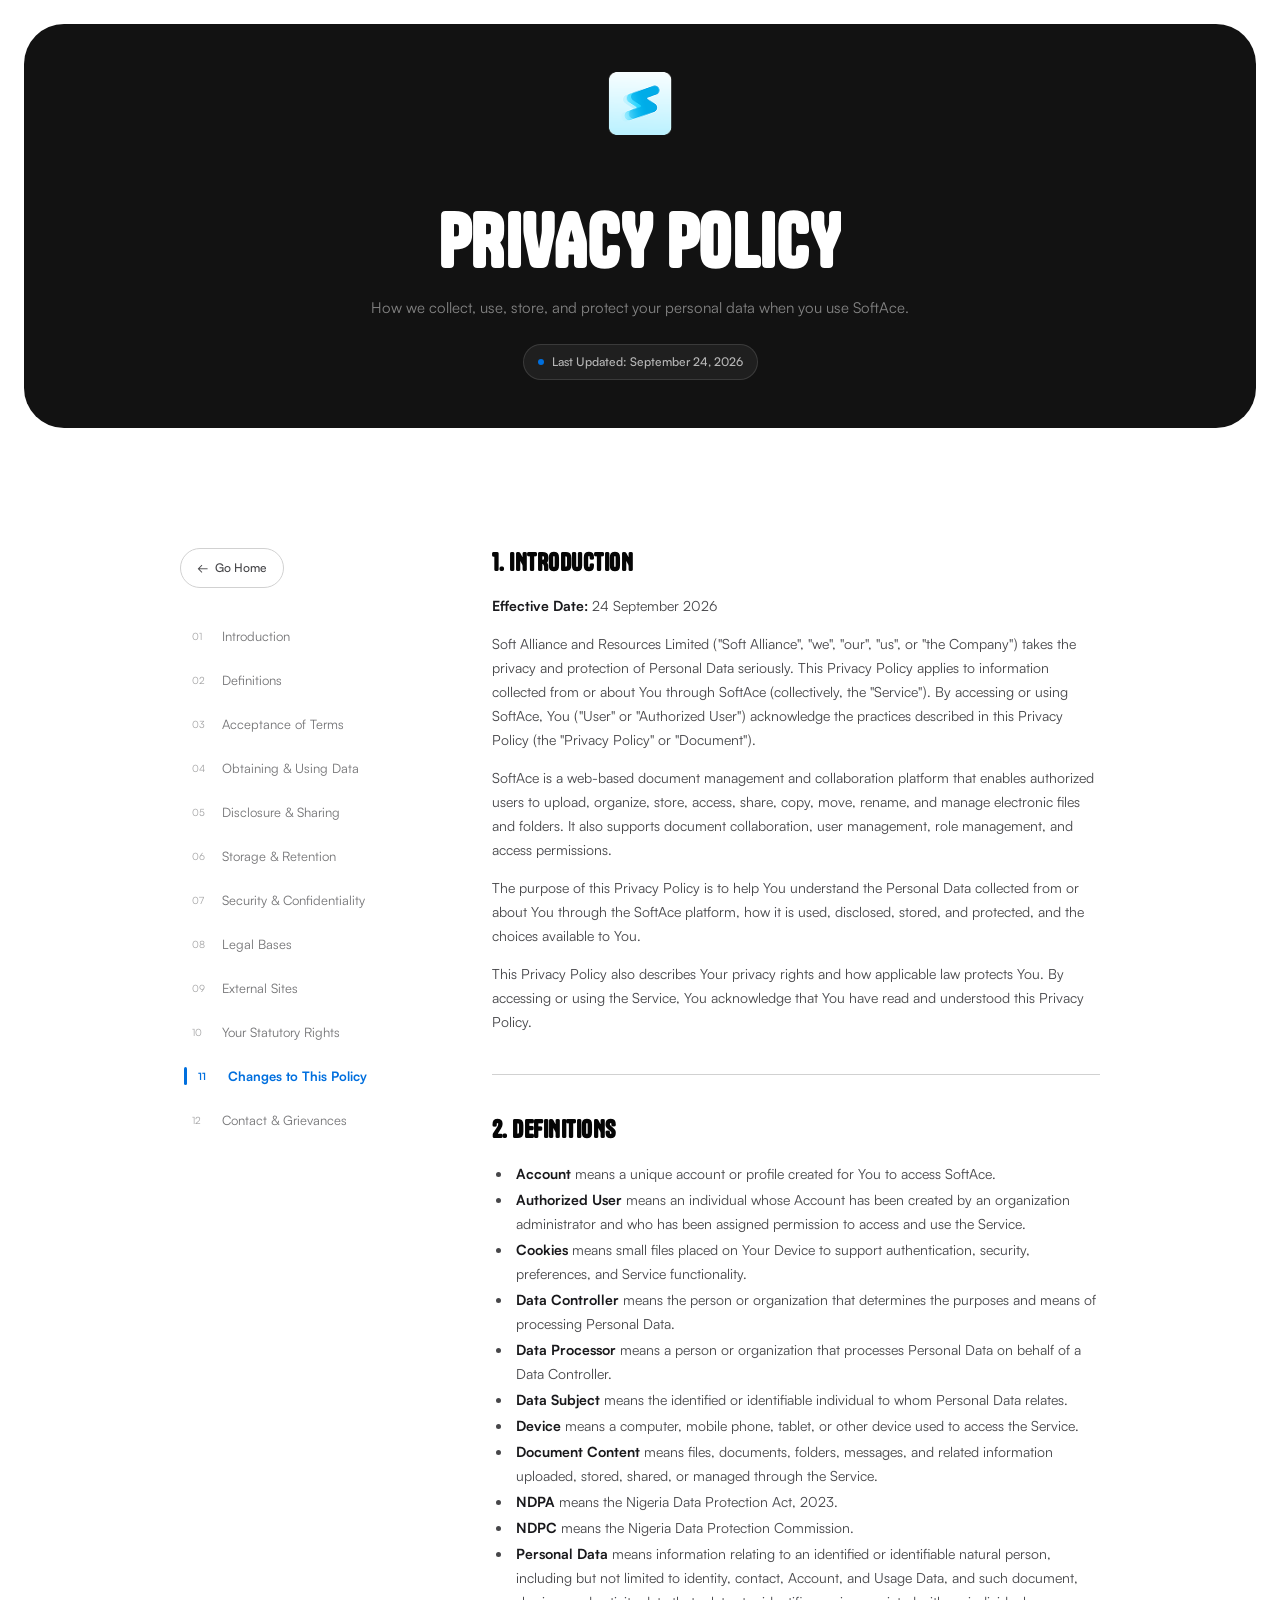
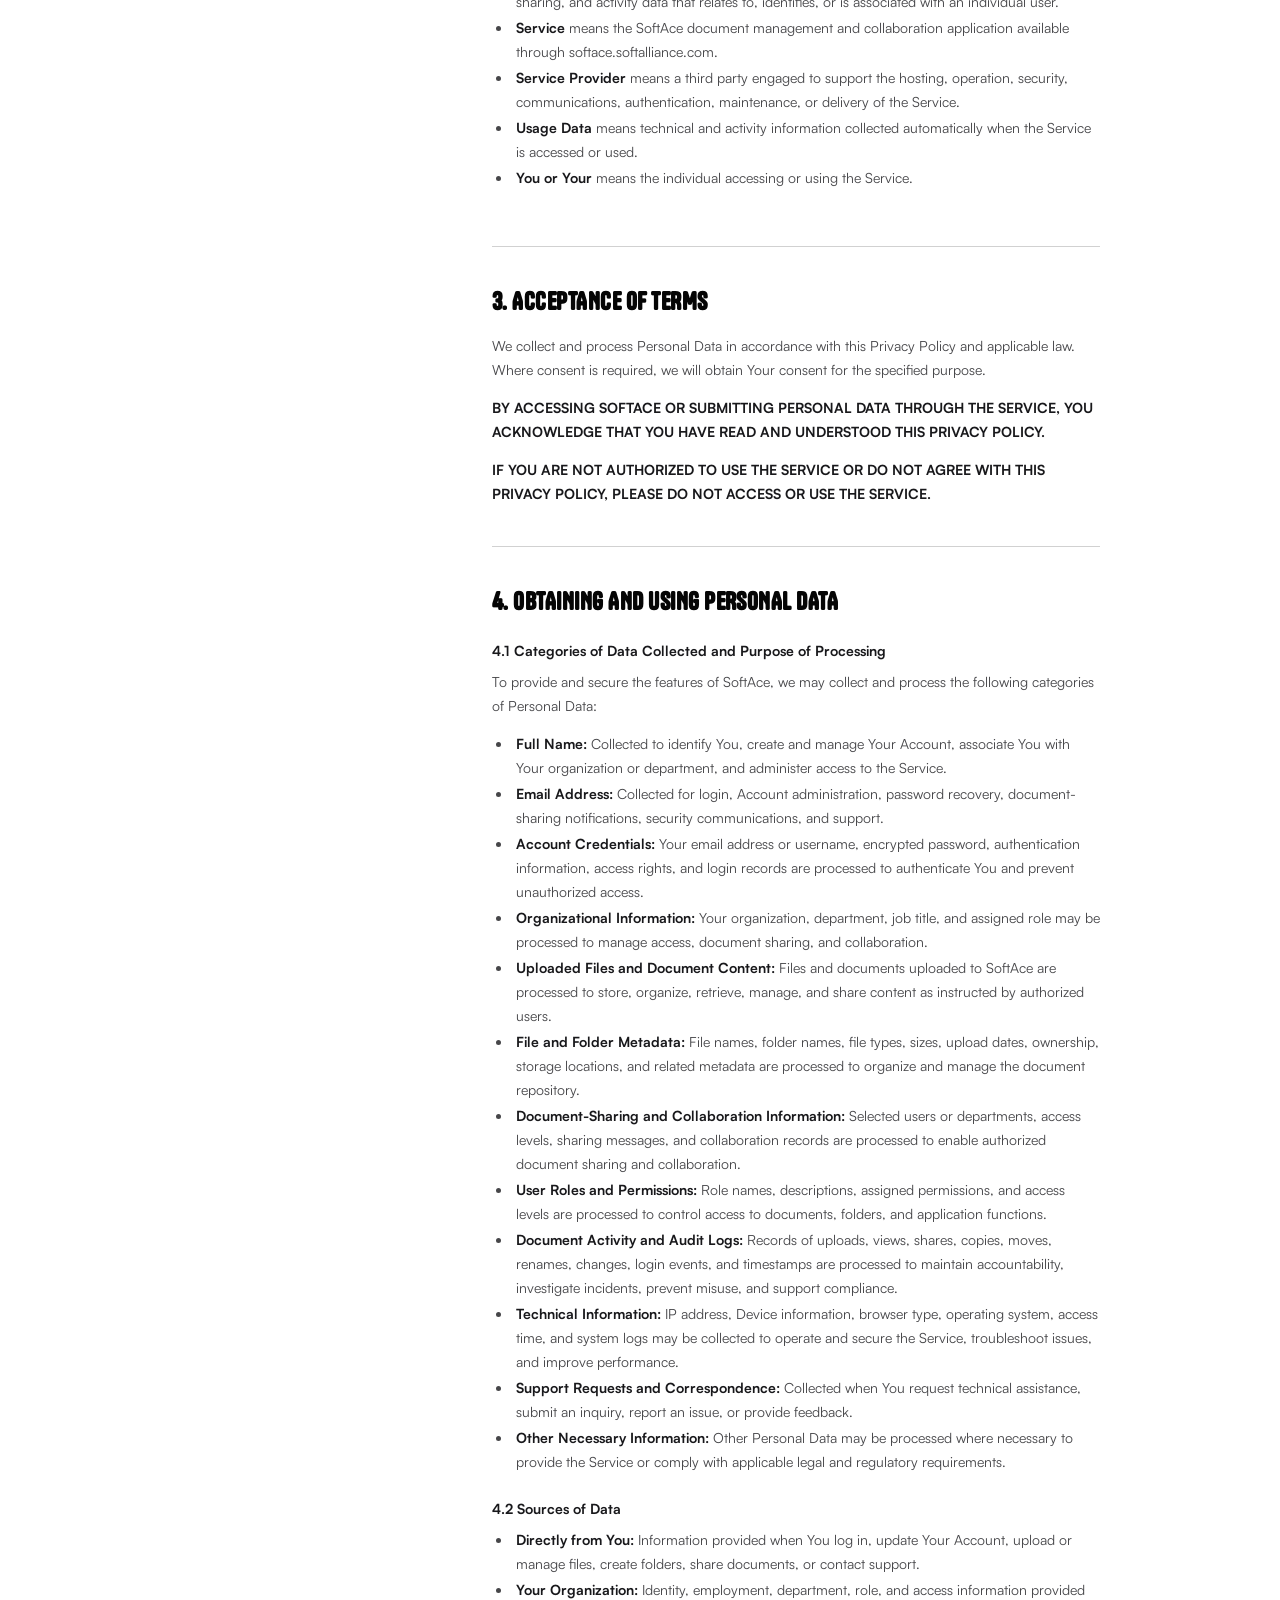
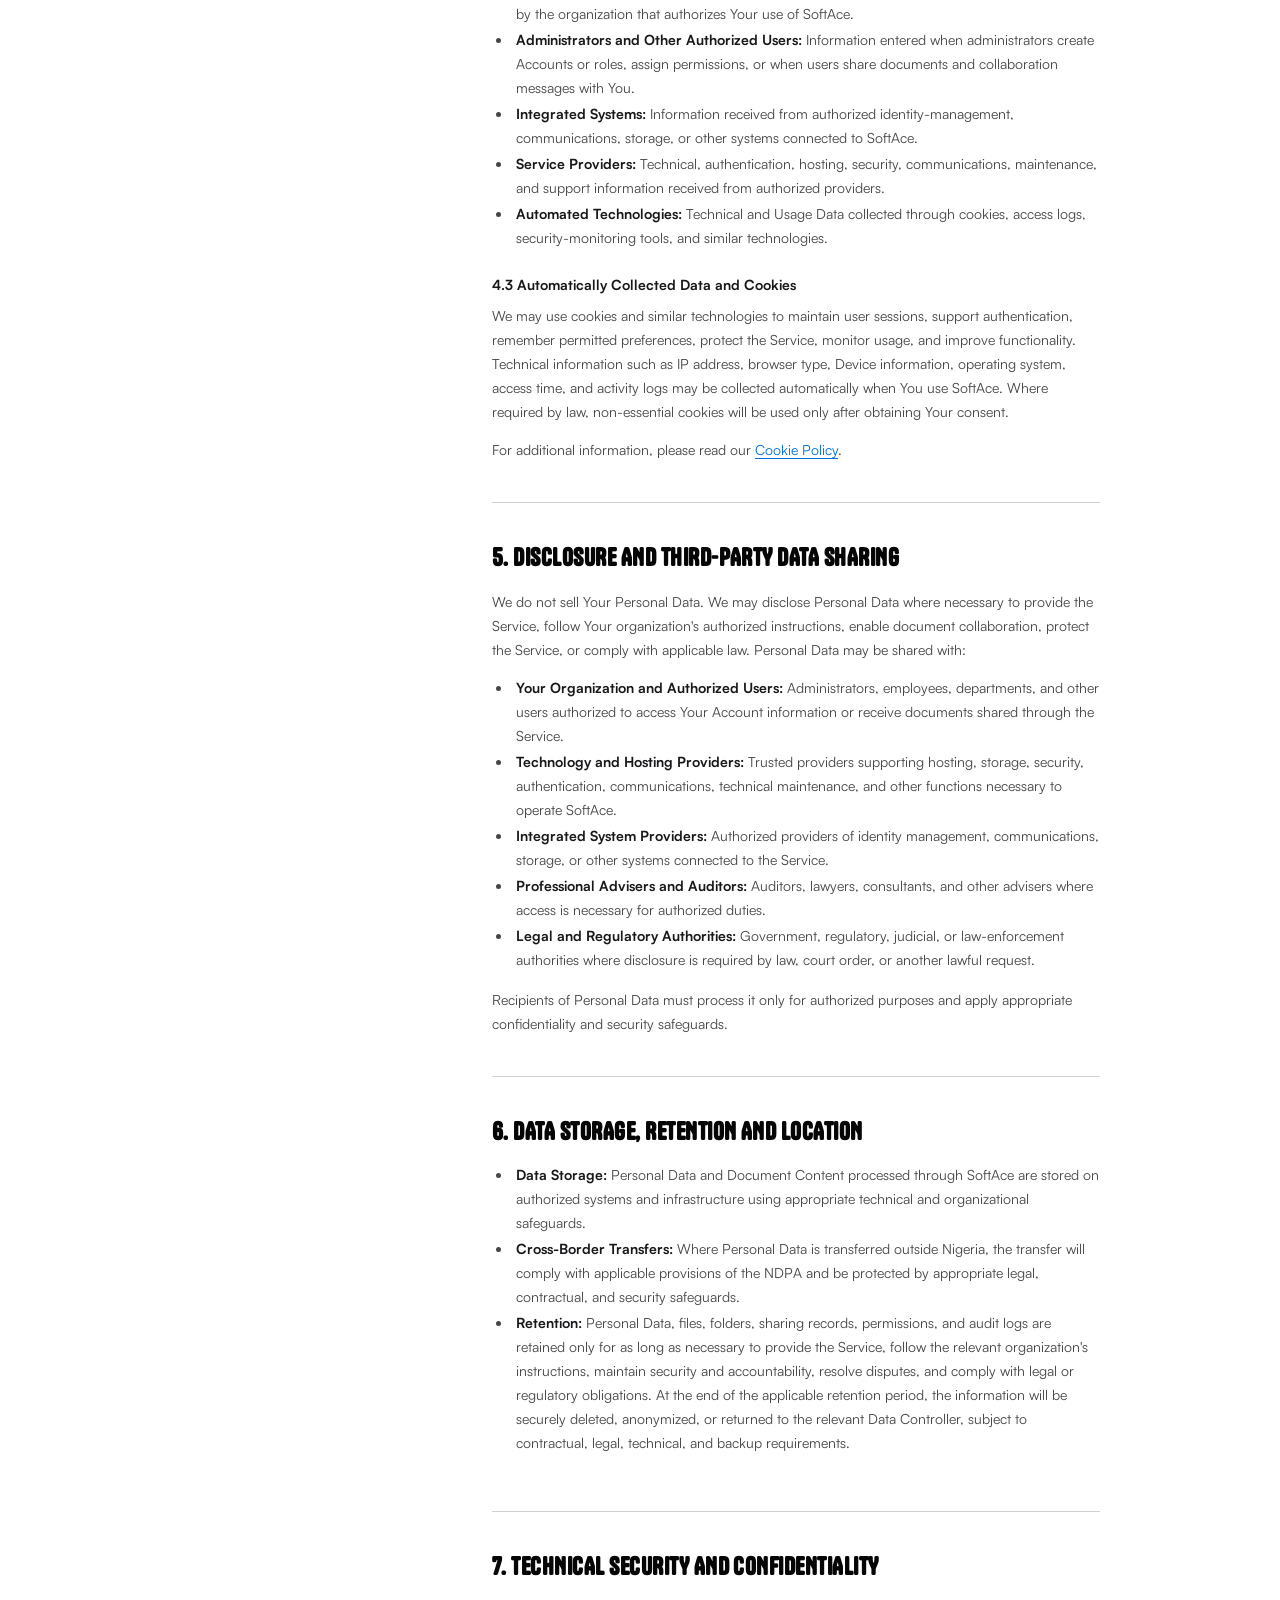
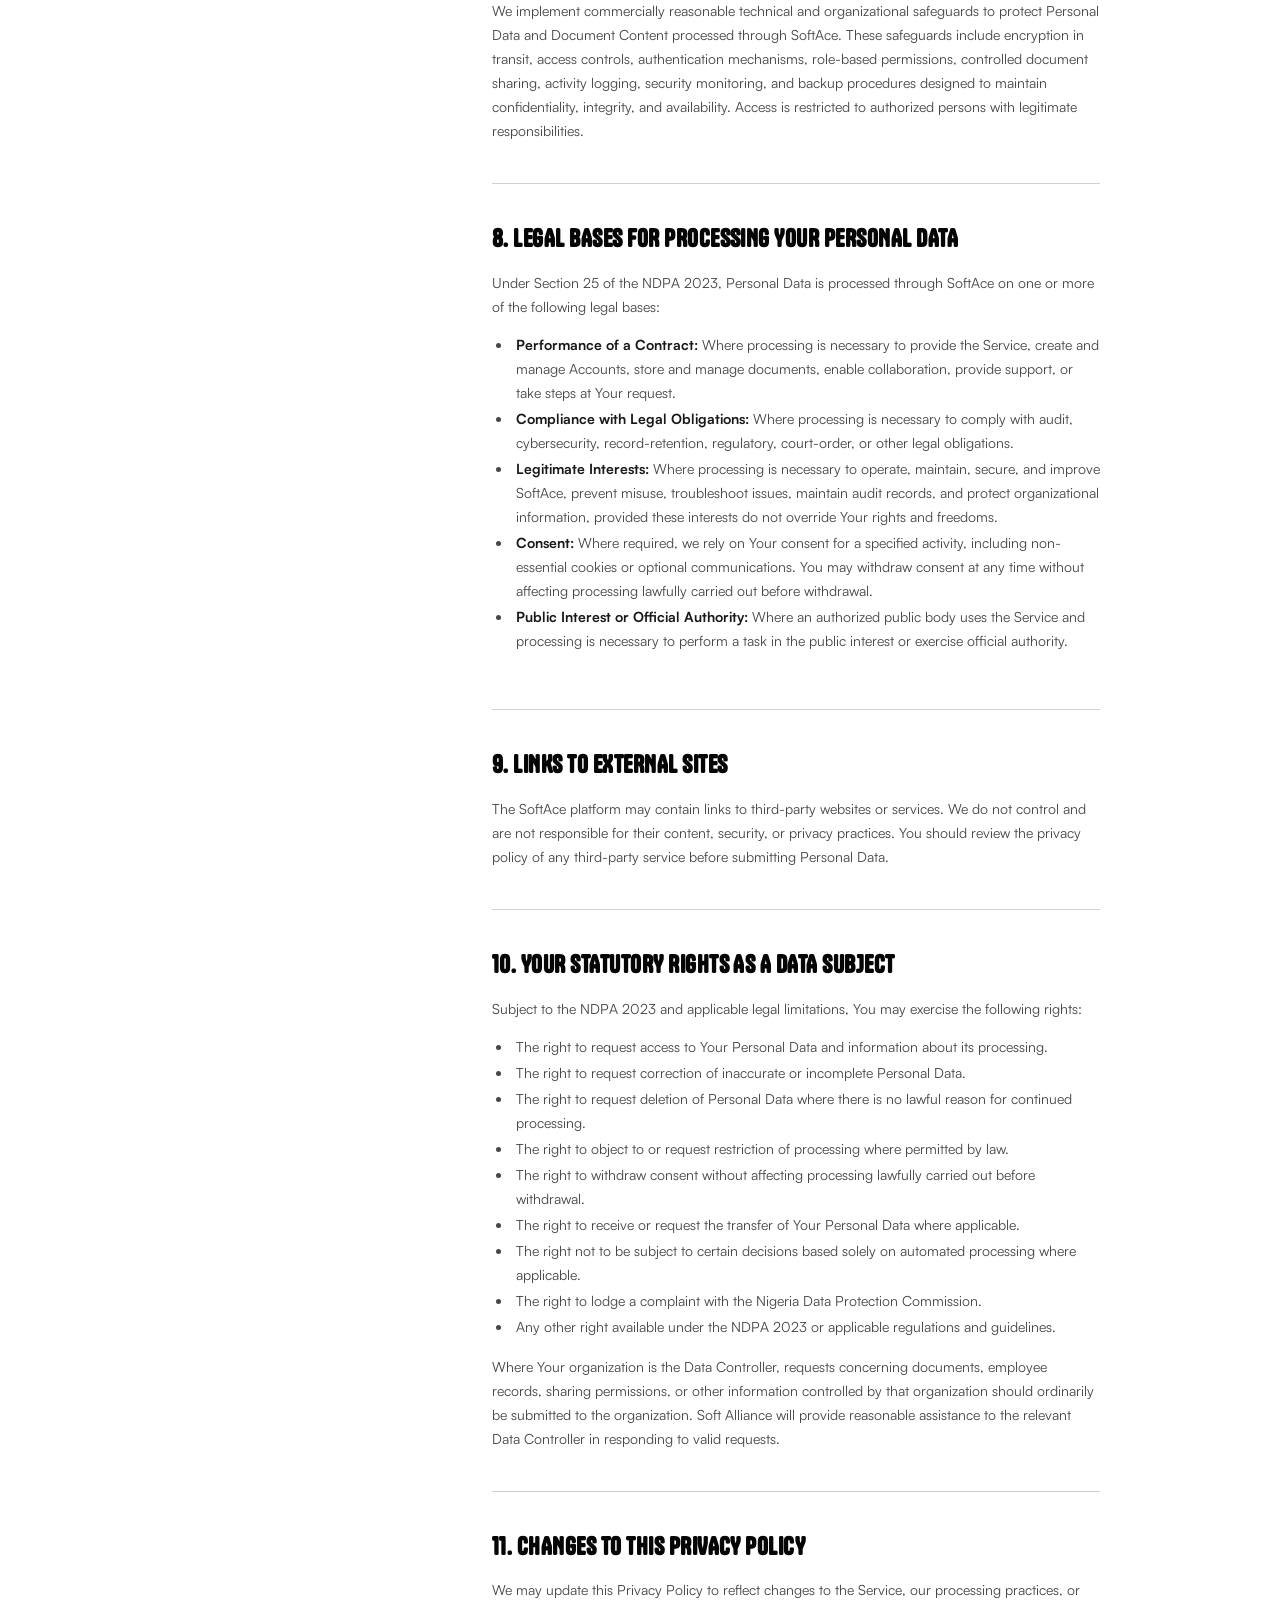
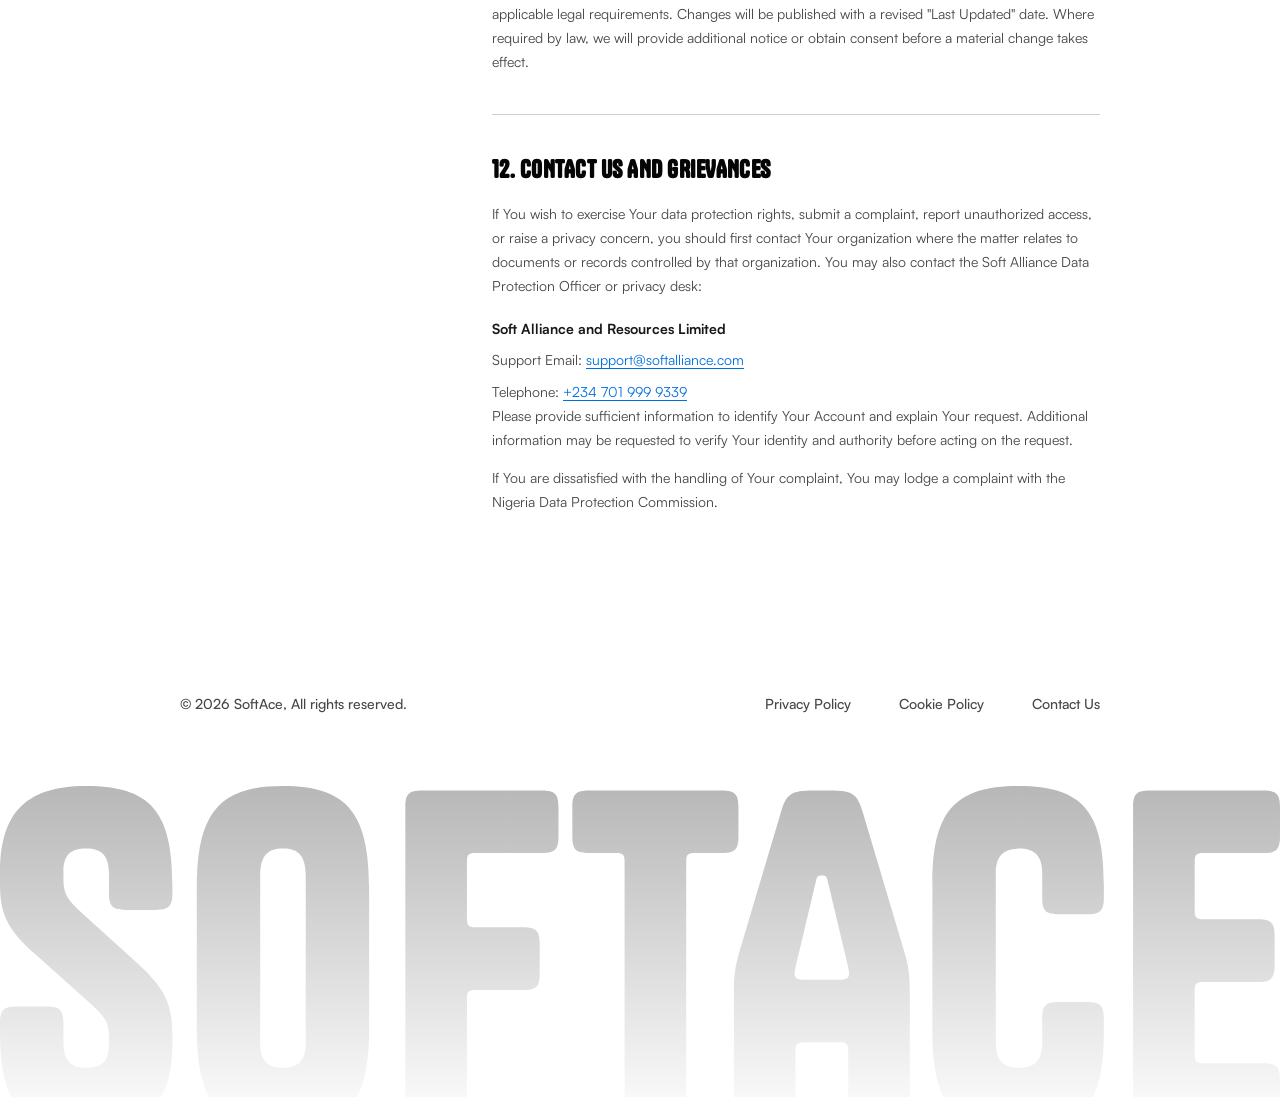
<file: privacy-policy.html>
<!doctype html>
<html lang="en">
  <head>
    <meta charset="UTF-8" />
    <meta name="viewport" content="width=device-width, initial-scale=1.0" />

    <title>Privacy Policy | SoftAce</title>

    <meta
      name="description"
      content="Read the SoftAce Privacy Policy to understand how we collect, use, disclose, store, and protect personal data."
    />
    <meta name="author" content="SoftAce" />
    <meta name="theme-color" content="#121212" />

    <!-- Open Graph -->
    <meta property="og:title" content="Privacy Policy | SoftAce" />
    <meta
      property="og:description"
      content="Learn how SoftAce handles personal data and protects your privacy."
    />
    <meta
      property="og:image"
      content="https://oluwagbotemi.github.io/SoftAce-Website/assets/images/softace-preview.png"
    />
    <meta
      property="og:url"
      content="https://oluwagbotemi.github.io/SoftAce-Website/privacy-policy.html"
    />
    <meta property="og:type" content="website" />
    <meta property="og:site_name" content="SoftAce" />

    <!-- Twitter / X -->
    <meta name="twitter:card" content="summary_large_image" />
    <meta name="twitter:title" content="Privacy Policy | SoftAce" />
    <meta
      name="twitter:description"
      content="Learn how SoftAce collects, uses, stores, and protects personal data."
    />
    <meta
      name="twitter:image"
      content="https://oluwagbotemi.github.io/SoftAce-Website/assets/images/softace-preview.png"
    />

    <link rel="stylesheet" href="./css/style.css" />
  </head>

  <body>
    <main class="policy-page">
      <!-- ========================================
           PRIVACY POLICY HERO
      ======================================== -->

      <section class="policy-hero">
        <div class="policy-hero-logo">
          <img src="./assets/logos/softace-mark.png" alt="SoftAce" />
        </div>

        <div class="policy-hero-content">
          <h1 class="hero-reveal policy-reveal-2">PRIVACY POLICY</h1>

          <p class="hero-reveal policy-reveal-3">
            How we collect, use, store, and protect your personal data when you use SoftAce.
          </p>

          <div class="policy-updated hero-reveal policy-reveal-4">
            <span class="policy-updated-dot" aria-hidden="true"></span>
            Last Updated: September 24, 2026
          </div>
        </div>
      </section>

      <!-- ========================================
           PRIVACY POLICY CONTENT
      ======================================== -->

      <section class="policy-main page-container">
        <!-- LEFT NAVIGATION -->

        <aside class="policy-sidebar">
          <a href="./index.html" class="policy-sidebar-back">
            <span aria-hidden="true">←</span>
            Go Home
          </a>

          <nav class="policy-nav" aria-label="Privacy policy sections">
            <a href="#introduction" class="policy-nav-link active">
              <span>01</span>
              Introduction
            </a>

            <a href="#definitions" class="policy-nav-link">
              <span>02</span>
              Definitions
            </a>

            <a href="#acceptance" class="policy-nav-link">
              <span>03</span>
              Acceptance of Terms
            </a>

            <a href="#personal-data" class="policy-nav-link">
              <span>04</span>
              Obtaining & Using Data
            </a>

            <a href="#disclosure" class="policy-nav-link">
              <span>05</span>
              Disclosure & Sharing
            </a>

            <a href="#storage" class="policy-nav-link">
              <span>06</span>
              Storage & Retention
            </a>

            <a href="#security" class="policy-nav-link">
              <span>07</span>
              Security & Confidentiality
            </a>

            <a href="#legal-bases" class="policy-nav-link">
              <span>08</span>
              Legal Bases
            </a>

            <a href="#external-sites" class="policy-nav-link">
              <span>09</span>
              External Sites
            </a>

            <a href="#your-rights" class="policy-nav-link">
              <span>10</span>
              Your Statutory Rights
            </a>

            <a href="#changes" class="policy-nav-link">
              <span>11</span>
              Changes to This Policy
            </a>

            <a href="#contact" class="policy-nav-link">
              <span>12</span>
              Contact & Grievances
            </a>
          </nav>
        </aside>

        <!-- RIGHT CONTENT -->

        <article class="policy-content">
          <!-- 01 INTRODUCTION -->

          <section class="policy-content-section" id="introduction" data-policy-section>
            <h2>1. INTRODUCTION</h2>

            <p>
              <strong>Effective Date:</strong>
              24 September 2026
            </p>

            <p>
              Soft Alliance and Resources Limited ("Soft Alliance", "we", "our", "us", or "the
              Company") takes the privacy and protection of Personal Data seriously. This Privacy
              Policy applies to information collected from or about You through SoftAce
              (collectively, the "Service"). By accessing or using SoftAce, You ("User" or
              "Authorized User") acknowledge the practices described in this Privacy Policy (the
              "Privacy Policy" or "Document").
            </p>

            <p>
              SoftAce is a web-based document management and collaboration platform that enables
              authorized users to upload, organize, store, access, share, copy, move, rename, and
              manage electronic files and folders. It also supports document collaboration, user
              management, role management, and access permissions.
            </p>

            <p>
              The purpose of this Privacy Policy is to help You understand the Personal Data
              collected from or about You through the SoftAce platform, how it is used, disclosed,
              stored, and protected, and the choices available to You.
            </p>

            <p>
              This Privacy Policy also describes Your privacy rights and how applicable law protects
              You. By accessing or using the Service, You acknowledge that You have read and
              understood this Privacy Policy.
            </p>
          </section>

          <!-- 02 DEFINITIONS -->

          <section class="policy-content-section" id="definitions" data-policy-section>
            <h2>2. DEFINITIONS</h2>

            <ul>
              <li>
                <strong>Account</strong> means a unique account or profile created for You to access
                SoftAce.
              </li>

              <li>
                <strong>Authorized User</strong> means an individual whose Account has been created
                by an organization administrator and who has been assigned permission to access and
                use the Service.
              </li>

              <li>
                <strong>Cookies</strong> means small files placed on Your Device to support
                authentication, security, preferences, and Service functionality.
              </li>

              <li>
                <strong>Data Controller</strong> means the person or organization that determines
                the purposes and means of processing Personal Data.
              </li>

              <li>
                <strong>Data Processor</strong> means a person or organization that processes
                Personal Data on behalf of a Data Controller.
              </li>

              <li>
                <strong>Data Subject</strong> means the identified or identifiable individual to
                whom Personal Data relates.
              </li>

              <li>
                <strong>Device</strong> means a computer, mobile phone, tablet, or other device used
                to access the Service.
              </li>

              <li>
                <strong>Document Content</strong> means files, documents, folders, messages, and
                related information uploaded, stored, shared, or managed through the Service.
              </li>

              <li><strong>NDPA</strong> means the Nigeria Data Protection Act, 2023.</li>

              <li><strong>NDPC</strong> means the Nigeria Data Protection Commission.</li>

              <li>
                <strong>Personal Data</strong> means information relating to an identified or
                identifiable natural person, including but not limited to identity, contact,
                Account, and Usage Data, and such document, sharing, and activity data that relates
                to, identifies, or is associated with an individual user.
              </li>

              <li>
                <strong>Service</strong> means the SoftAce document management and collaboration
                application available through softace.softalliance.com.
              </li>

              <li>
                <strong>Service Provider</strong> means a third party engaged to support the
                hosting, operation, security, communications, authentication, maintenance, or
                delivery of the Service.
              </li>

              <li>
                <strong>Usage Data</strong> means technical and activity information collected
                automatically when the Service is accessed or used.
              </li>

              <li>
                <strong>You or Your</strong> means the individual accessing or using the Service.
              </li>
            </ul>
          </section>

          <!-- 03 ACCEPTANCE -->

          <section class="policy-content-section" id="acceptance" data-policy-section>
            <h2>3. ACCEPTANCE OF TERMS</h2>

            <p>
              We collect and process Personal Data in accordance with this Privacy Policy and
              applicable law. Where consent is required, we will obtain Your consent for the
              specified purpose.
            </p>

            <p>
              <strong>
                BY ACCESSING SOFTACE OR SUBMITTING PERSONAL DATA THROUGH THE SERVICE, YOU
                ACKNOWLEDGE THAT YOU HAVE READ AND UNDERSTOOD THIS PRIVACY POLICY.
              </strong>
            </p>

            <p>
              <strong>
                IF YOU ARE NOT AUTHORIZED TO USE THE SERVICE OR DO NOT AGREE WITH THIS PRIVACY
                POLICY, PLEASE DO NOT ACCESS OR USE THE SERVICE.
              </strong>
            </p>
          </section>

          <!-- 04 OBTAINING AND USING PERSONAL DATA -->

          <section class="policy-content-section" id="personal-data" data-policy-section>
            <h2>4. OBTAINING AND USING PERSONAL DATA</h2>

            <h3>4.1 Categories of Data Collected and Purpose of Processing</h3>

            <p>
              To provide and secure the features of SoftAce, we may collect and process the
              following categories of Personal Data:
            </p>

            <ul>
              <li>
                <strong>Full Name:</strong>
                Collected to identify You, create and manage Your Account, associate You with Your
                organization or department, and administer access to the Service.
              </li>

              <li>
                <strong>Email Address:</strong>
                Collected for login, Account administration, password recovery, document-sharing
                notifications, security communications, and support.
              </li>

              <li>
                <strong>Account Credentials:</strong>
                Your email address or username, encrypted password, authentication information,
                access rights, and login records are processed to authenticate You and prevent
                unauthorized access.
              </li>

              <li>
                <strong>Organizational Information:</strong>
                Your organization, department, job title, and assigned role may be processed to
                manage access, document sharing, and collaboration.
              </li>

              <li>
                <strong>Uploaded Files and Document Content:</strong>
                Files and documents uploaded to SoftAce are processed to store, organize, retrieve,
                manage, and share content as instructed by authorized users.
              </li>

              <li>
                <strong>File and Folder Metadata:</strong>
                File names, folder names, file types, sizes, upload dates, ownership, storage
                locations, and related metadata are processed to organize and manage the document
                repository.
              </li>

              <li>
                <strong> Document-Sharing and Collaboration Information: </strong>
                Selected users or departments, access levels, sharing messages, and collaboration
                records are processed to enable authorized document sharing and collaboration.
              </li>

              <li>
                <strong>User Roles and Permissions:</strong>
                Role names, descriptions, assigned permissions, and access levels are processed to
                control access to documents, folders, and application functions.
              </li>

              <li>
                <strong>Document Activity and Audit Logs:</strong>
                Records of uploads, views, shares, copies, moves, renames, changes, login events,
                and timestamps are processed to maintain accountability, investigate incidents,
                prevent misuse, and support compliance.
              </li>

              <li>
                <strong>Technical Information:</strong>
                IP address, Device information, browser type, operating system, access time, and
                system logs may be collected to operate and secure the Service, troubleshoot issues,
                and improve performance.
              </li>

              <li>
                <strong>Support Requests and Correspondence:</strong>
                Collected when You request technical assistance, submit an inquiry, report an issue,
                or provide feedback.
              </li>

              <li>
                <strong>Other Necessary Information:</strong>
                Other Personal Data may be processed where necessary to provide the Service or
                comply with applicable legal and regulatory requirements.
              </li>
            </ul>

            <h3>4.2 Sources of Data</h3>

            <ul>
              <li>
                <strong>Directly from You:</strong>
                Information provided when You log in, update Your Account, upload or manage files,
                create folders, share documents, or contact support.
              </li>

              <li>
                <strong>Your Organization:</strong>
                Identity, employment, department, role, and access information provided by the
                organization that authorizes Your use of SoftAce.
              </li>

              <li>
                <strong>Administrators and Other Authorized Users:</strong>
                Information entered when administrators create Accounts or roles, assign
                permissions, or when users share documents and collaboration messages with You.
              </li>

              <li>
                <strong>Integrated Systems:</strong>
                Information received from authorized identity-management, communications, storage,
                or other systems connected to SoftAce.
              </li>

              <li>
                <strong>Service Providers:</strong>
                Technical, authentication, hosting, security, communications, maintenance, and
                support information received from authorized providers.
              </li>

              <li>
                <strong>Automated Technologies:</strong>
                Technical and Usage Data collected through cookies, access logs, security-monitoring
                tools, and similar technologies.
              </li>
            </ul>

            <h3>4.3 Automatically Collected Data and Cookies</h3>

            <p>
              We may use cookies and similar technologies to maintain user sessions, support
              authentication, remember permitted preferences, protect the Service, monitor usage,
              and improve functionality. Technical information such as IP address, browser type,
              Device information, operating system, access time, and activity logs may be collected
              automatically when You use SoftAce. Where required by law, non-essential cookies will
              be used only after obtaining Your consent.
            </p>

            <p>
              For additional information, please read our
              <a href="./cookie-policy.html">Cookie Policy</a>.
            </p>
          </section>

          <!-- 05 DISCLOSURE -->

          <section class="policy-content-section" id="disclosure" data-policy-section>
            <h2>5. DISCLOSURE AND THIRD-PARTY DATA SHARING</h2>

            <p>
              We do not sell Your Personal Data. We may disclose Personal Data where necessary to
              provide the Service, follow Your organization's authorized instructions, enable
              document collaboration, protect the Service, or comply with applicable law. Personal
              Data may be shared with:
            </p>

            <ul>
              <li>
                <strong>Your Organization and Authorized Users:</strong>
                Administrators, employees, departments, and other users authorized to access Your
                Account information or receive documents shared through the Service.
              </li>

              <li>
                <strong>Technology and Hosting Providers:</strong>
                Trusted providers supporting hosting, storage, security, authentication,
                communications, technical maintenance, and other functions necessary to operate
                SoftAce.
              </li>

              <li>
                <strong>Integrated System Providers:</strong>
                Authorized providers of identity management, communications, storage, or other
                systems connected to the Service.
              </li>

              <li>
                <strong>Professional Advisers and Auditors:</strong>
                Auditors, lawyers, consultants, and other advisers where access is necessary for
                authorized duties.
              </li>

              <li>
                <strong>Legal and Regulatory Authorities:</strong>
                Government, regulatory, judicial, or law-enforcement authorities where disclosure is
                required by law, court order, or another lawful request.
              </li>
            </ul>

            <p>
              Recipients of Personal Data must process it only for authorized purposes and apply
              appropriate confidentiality and security safeguards.
            </p>
          </section>

          <!-- 06 STORAGE -->

          <section class="policy-content-section" id="storage" data-policy-section>
            <h2>6. DATA STORAGE, RETENTION AND LOCATION</h2>

            <ul>
              <li>
                <strong>Data Storage:</strong>
                Personal Data and Document Content processed through SoftAce are stored on
                authorized systems and infrastructure using appropriate technical and organizational
                safeguards.
              </li>

              <li>
                <strong>Cross-Border Transfers:</strong>
                Where Personal Data is transferred outside Nigeria, the transfer will comply with
                applicable provisions of the NDPA and be protected by appropriate legal,
                contractual, and security safeguards.
              </li>

              <li>
                <strong>Retention:</strong>
                Personal Data, files, folders, sharing records, permissions, and audit logs are
                retained only for as long as necessary to provide the Service, follow the relevant
                organization's instructions, maintain security and accountability, resolve disputes,
                and comply with legal or regulatory obligations. At the end of the applicable
                retention period, the information will be securely deleted, anonymized, or returned
                to the relevant Data Controller, subject to contractual, legal, technical, and
                backup requirements.
              </li>
            </ul>
          </section>

          <!-- 07 SECURITY -->

          <section class="policy-content-section" id="security" data-policy-section>
            <h2>7. TECHNICAL SECURITY AND CONFIDENTIALITY</h2>

            <p>
              We implement commercially reasonable technical and organizational safeguards to
              protect Personal Data and Document Content processed through SoftAce. These safeguards
              include encryption in transit, access controls, authentication mechanisms, role-based
              permissions, controlled document sharing, activity logging, security monitoring, and
              backup procedures designed to maintain confidentiality, integrity, and availability.
              Access is restricted to authorized persons with legitimate responsibilities.
            </p>
          </section>

          <!-- 08 LEGAL BASES -->

          <section class="policy-content-section" id="legal-bases" data-policy-section>
            <h2>8. LEGAL BASES FOR PROCESSING YOUR PERSONAL DATA</h2>

            <p>
              Under Section 25 of the NDPA 2023, Personal Data is processed through SoftAce on one
              or more of the following legal bases:
            </p>

            <ul>
              <li>
                <strong>Performance of a Contract:</strong>
                Where processing is necessary to provide the Service, create and manage Accounts,
                store and manage documents, enable collaboration, provide support, or take steps at
                Your request.
              </li>

              <li>
                <strong>Compliance with Legal Obligations:</strong>
                Where processing is necessary to comply with audit, cybersecurity, record-retention,
                regulatory, court-order, or other legal obligations.
              </li>

              <li>
                <strong>Legitimate Interests:</strong>
                Where processing is necessary to operate, maintain, secure, and improve SoftAce,
                prevent misuse, troubleshoot issues, maintain audit records, and protect
                organizational information, provided these interests do not override Your rights and
                freedoms.
              </li>

              <li>
                <strong>Consent:</strong>
                Where required, we rely on Your consent for a specified activity, including
                non-essential cookies or optional communications. You may withdraw consent at any
                time without affecting processing lawfully carried out before withdrawal.
              </li>

              <li>
                <strong>Public Interest or Official Authority:</strong>
                Where an authorized public body uses the Service and processing is necessary to
                perform a task in the public interest or exercise official authority.
              </li>
            </ul>
          </section>

          <!-- 09 EXTERNAL SITES -->

          <section class="policy-content-section" id="external-sites" data-policy-section>
            <h2>9. LINKS TO EXTERNAL SITES</h2>

            <p>
              The SoftAce platform may contain links to third-party websites or services. We do not
              control and are not responsible for their content, security, or privacy practices. You
              should review the privacy policy of any third-party service before submitting Personal
              Data.
            </p>
          </section>

          <!-- 10 YOUR RIGHTS -->

          <section class="policy-content-section" id="your-rights" data-policy-section>
            <h2>10. YOUR STATUTORY RIGHTS AS A DATA SUBJECT</h2>

            <p>
              Subject to the NDPA 2023 and applicable legal limitations, You may exercise the
              following rights:
            </p>

            <ul>
              <li>
                The right to request access to Your Personal Data and information about its
                processing.
              </li>

              <li>The right to request correction of inaccurate or incomplete Personal Data.</li>

              <li>
                The right to request deletion of Personal Data where there is no lawful reason for
                continued processing.
              </li>

              <li>
                The right to object to or request restriction of processing where permitted by law.
              </li>

              <li>
                The right to withdraw consent without affecting processing lawfully carried out
                before withdrawal.
              </li>

              <li>
                The right to receive or request the transfer of Your Personal Data where applicable.
              </li>

              <li>
                The right not to be subject to certain decisions based solely on automated
                processing where applicable.
              </li>

              <li>The right to lodge a complaint with the Nigeria Data Protection Commission.</li>

              <li>
                Any other right available under the NDPA 2023 or applicable regulations and
                guidelines.
              </li>
            </ul>

            <p>
              Where Your organization is the Data Controller, requests concerning documents,
              employee records, sharing permissions, or other information controlled by that
              organization should ordinarily be submitted to the organization. Soft Alliance will
              provide reasonable assistance to the relevant Data Controller in responding to valid
              requests.
            </p>
          </section>

          <!-- 11 CHANGES -->

          <section class="policy-content-section" id="changes" data-policy-section>
            <h2>11. CHANGES TO THIS PRIVACY POLICY</h2>

            <p>
              We may update this Privacy Policy to reflect changes to the Service, our processing
              practices, or applicable legal requirements. Changes will be published with a revised
              "Last Updated" date. Where required by law, we will provide additional notice or
              obtain consent before a material change takes effect.
            </p>
          </section>

          <!-- 12 CONTACT -->

          <section class="policy-content-section" id="contact" data-policy-section>
            <h2>12. CONTACT US AND GRIEVANCES</h2>

            <p>
              If You wish to exercise Your data protection rights, submit a complaint, report
              unauthorized access, or raise a privacy concern, you should first contact Your
              organization where the matter relates to documents or records controlled by that
              organization. You may also contact the Soft Alliance Data Protection Officer or
              privacy desk:
            </p>

            <div class="policy-contact">
              <strong>Soft Alliance and Resources Limited</strong>

              <p>
                Support Email:
                <a href="mailto:support@softalliance.com"> support@softalliance.com </a>
              </p>

              <p>
                Telephone:
                <a href="tel:+2347019999339"> +234 701 999 9339 </a>
              </p>
            </div>

            <p>
              Please provide sufficient information to identify Your Account and explain Your
              request. Additional information may be requested to verify Your identity and authority
              before acting on the request.
            </p>

            <p>
              If You are dissatisfied with the handling of Your complaint, You may lodge a complaint
              with the Nigeria Data Protection Commission.
            </p>
          </section>
        </article>
      </section>

      <!-- ========================================
           FOOTER
      ======================================== -->

      <footer class="footer-section policy-footer">
        <div class="footer-top page-container">
          <p>© 2026 SoftAce, All rights reserved.</p>

          <div class="footer-links">
            <a href="./privacy-policy.html" aria-current="page"> Privacy Policy </a>
            <a href="cookie-policy.html">Cookie Policy</a>
            <a href="#contact">Contact Us</a>
          </div>
        </div>

        <div class="footer-wordmark">
          <img src="./assets/images/softace-footer-wordmark.svg" alt="SoftAce" />
        </div>
      </footer>
    </main>

    <script src="./js/script.js"></script>
  </body>
</html>
</file>
<file: css/style.css>
/* ========================================
   RESET
======================================== */

*,
*::before,
*::after {
  box-sizing: border-box;
}

* {
  margin: 0;
  padding: 0;
}

html {
  scroll-behavior: smooth;
}

body {
  min-height: 100vh;
  font-family: "Satoshi", Arial, sans-serif;
  background: #ffffff;
  color: #050505;
}

img {
  display: block;
  max-width: 100%;
}

button,
input {
  font: inherit;
}

/* ========================================
   FONTS
======================================== */

@font-face {
  font-family: "Tanker";
  src: url("../assets/fonts/Tanker-Regular.otf") format("opentype");
  font-weight: 400;
  font-style: normal;
  font-display: swap;
}

@font-face {
  font-family: "Satoshi";
  src: url("../assets/fonts/Satoshi-Regular.woff2") format("woff2");
  font-weight: 400;
  font-style: normal;
  font-display: swap;
}

@font-face {
  font-family: "Satoshi";
  src: url("../assets/fonts/Satoshi-Medium.woff2") format("woff2");
  font-weight: 500;
  font-style: normal;
  font-display: swap;
}

@font-face {
  font-family: "Satoshi";
  src: url("../assets/fonts/Satoshi-Bold.woff2") format("woff2");
  font-weight: 700;
  font-style: normal;
  font-display: swap;
}

/* ========================================
   VARIABLES
======================================== */

:root {
  --blue: #0057ad;
  --primary-blue: #006fde;
  --black: #050505;
  --white: #ffffff;
  --grey: #737373;

  --gray05: #e8e8e8;
  --gray10: #d1d1d1;
  --gray15: #bababb;
  --gray20: #a3a3a4;
  --gray30: #747476;
  --gray40: #464649;
  --gray50: #18181b;

  --page-margin: 280px;
  --section-gap: 240px;

  --radius-sm: 16px;
  --radius-md: 24px;
  --radius-lg: 32px;
  --radius-pill: 999px;
}

/* ========================================
   GLOBAL
======================================== */

.page-container {
  margin-inline: var(--page-margin);
}

.section-title {
  font-family: "Tanker", sans-serif;
  font-size: 48px;
  line-height: 65px;
  text-transform: uppercase;
  color: var(--black);
}

.reveal-section {
  opacity: 0.55;
  filter: blur(6px);
  transform: translateY(14px);
  transition:
    opacity 0.7s ease,
    filter 0.7s ease,
    transform 0.7s ease;
  will-change: opacity, filter, transform;
}

.reveal-section.in-view {
  opacity: 1;
  filter: blur(0);
  transform: translateY(0);
}

/* ========================================
   HERO SECTION
======================================== */

/* .hero-section {
  position: relative;
  min-height: 100vh;
  min-height: 100svh;
  overflow: hidden;
  display: grid;
  place-items: center;
}

.hero-content {
  position: relative;
  z-index: 2;
  max-width: 920px;
  margin-inline: 20px;
  text-align: center;
}

.hero-kicker,
.hero-content h1 {
  font-family: "Tanker", sans-serif;
  font-size: 72px;
  line-height: 87px;
  letter-spacing: 2%;
  text-transform: uppercase;
}

.hero-kicker {
  color: var(--blue);
}

.hero-content h1 {
  margin-top: 2px;
  color: var(--black);
}

.hero-description {
  max-width: 920px;
  margin: 2px auto 0;
  font-size: 28px;
  line-height: 40px;
  font-weight: 500;
  color: var(--grey);
}

.hero-card {
  position: absolute;
  z-index: 1;
  width: 230px;
  opacity: 0;
  animation: cardSpread 1.15s cubic-bezier(0.19, 1, 0.22, 1) forwards;
}

.hero-card-top-left {
  top: 120px;
  left: var(--page-margin);
  --start-x: 520px;
  --start-y: 240px;
  --card-rotate: -8deg;
  animation-delay: 0.08s;
}

.hero-card-top-right {
  top: 120px;
  right: var(--page-margin);
  --start-x: -520px;
  --start-y: 240px;
  --card-rotate: 7deg;
  animation-delay: 0.16s;
}

.hero-card-bottom-left {
  bottom: 120px;
  left: var(--page-margin);
  --start-x: 520px;
  --start-y: -240px;
  --card-rotate: 7deg;
  animation-delay: 0.24s;
}

.hero-card-bottom-right {
  bottom: 120px;
  right: var(--page-margin);
  --start-x: -520px;
  --start-y: -240px;
  --card-rotate: -7deg;
  animation-delay: 0.32s;
} */

/* =========================
   HERO V2
========================= */

.hero-section-v2 {
  min-height: 100vh;
  min-height: 100svh;
  padding: 24px;
}

.hero-shell {
  position: relative;
  min-height: calc(100vh - 48px);
  min-height: calc(100svh - 48px);
  width: 100%;
  border-radius: 40px;
  background: #121212;
  overflow: hidden;
  display: flex;
  flex-direction: column;
  justify-content: space-between;
  padding: 42px 20px 20px;
}

/* TOP LOGO */

.hero-logo {
  display: flex;
  justify-content: center;
  align-items: center;
}

.hero-logo img {
  width: 64px;
  height: auto;
  object-fit: contain;
  display: block;
}

/* CENTER CONTENT */

.hero-content-v2 {
  max-width: 900px;
  margin: 0 auto;
  text-align: center;
  display: flex;
  flex-direction: column;
  align-items: center;
}

.hero-content-v2 h1 {
  font-family: "Tanker", sans-serif;
  font-size: clamp(48px, 7vw, 96px);
  line-height: 1.04;
  letter-spacing: 0.01em;
  text-transform: uppercase;
  color: #ffffff;
  margin: 0;
}

.hero-content-v2 p {
  max-width: 760px;
  margin-top: 24px;
  font-size: 20px;
  line-height: 1.6;
  font-weight: 500;
  color: rgba(255, 255, 255, 0.45);
}

.hero-actions-v2 {
  margin-top: 28px;
  display: flex;
  align-items: center;
  justify-content: center;
  gap: 12px;
  flex-wrap: wrap;
}

/* BUTTONS */

.hero-btn-primary,
.hero-btn-secondary {
  height: 52px;
  padding: 0 24px;
  border-radius: 999px;
  display: inline-flex;
  align-items: center;
  justify-content: center;
  text-decoration: none;
  font-size: 15px;
  font-weight: 600;
  transition: 0.25s ease;
  white-space: nowrap;
}

.hero-btn-primary {
  background: #0b7cff;
  color: #ffffff;
  box-shadow: inset 0 -4px 0 rgba(0, 0, 0, 0.18);
}

.hero-btn-secondary {
  border: 1px solid rgba(255, 255, 255, 0.45);
  color: #ffffff;
  background: transparent;
}

/* BOTTOM STRIP */

.hero-bottom-strip {
  width: 100%;
  display: grid;
  grid-template-columns: 96px 96px minmax(260px, 1fr) 96px 96px 96px;
  align-items: end;
  gap: 18px;
  margin-top: 40px;
}

.hero-chip,
.hero-chip-avatar,
.hero-chip-wide {
  background: #2f2f2f;
}

.hero-chip {
  height: 100px;
  border-radius: 24px;
  display: flex;
  align-items: center;
  justify-content: center;
  overflow: hidden;
}

.hero-chip img {
  max-width: 56px;
  max-height: 56px;
  object-fit: contain;
  display: block;
}

.hero-chip-wide {
  height: 100px;
  border-radius: 24px;
  overflow: hidden;
}

.hero-chip-wide img {
  max-width: 70px;
  max-height: 70px;
}

/* AVATAR TILES */

.hero-chip-avatar {
  width: 100%;
  height: 100px;
  border-radius: 24px;
  overflow: hidden;
  display: block;
  position: relative;
}

.hero-chip-avatar img {
  width: 100%;
  height: 100%;
  display: block;
  object-fit: cover;
  object-position: center top;
}

/* TRANSFER INTERACTION */

.transfer-item {
  opacity: 0;
  filter: blur(12px);
  transform: translateY(14px) scale(0.96);
  animation: transferRevealLoop 7s ease-in-out infinite;
}

.transfer-delay-1 {
  animation-delay: 0s;
}

.transfer-delay-2 {
  animation-delay: 0.6s;
}

.transfer-delay-3 {
  animation-delay: 1.2s;
}

.transfer-delay-4 {
  animation-delay: 4.2s;
}

.transfer-delay-5 {
  animation-delay: 4.8s;
}

.transfer-delay-6 {
  animation-delay: 5.4s;
}

@keyframes transferRevealLoop {
  0% {
    opacity: 0;
    filter: blur(12px);
    transform: translateY(14px) scale(0.96);
  }

  10%,
  72% {
    opacity: 1;
    filter: blur(0);
    transform: translateY(0) scale(1);
  }

  100% {
    opacity: 0;
    filter: blur(10px);
    transform: translateY(-8px) scale(0.98);
  }
}

/* LOADER */

.transfer-loader {
  height: 100px;
  padding: 12px;
  border-radius: 24px;
  display: grid;
  grid-template-columns: repeat(12, 1fr);
  gap: 4px;
  overflow: hidden;
  background: #2f2f2f;
}

.transfer-loader span {
  border-radius: 4px;
  background: #3f3f3f;
  animation: transferLoaderLoop 7s linear infinite;
}

.transfer-loader span:first-child {
  border-top-left-radius: 20px;
  border-bottom-left-radius: 20px;
}

.transfer-loader span:last-child {
  border-top-right-radius: 20px;
  border-bottom-right-radius: 20px;
}

.transfer-loader span:nth-child(1) {
  animation-delay: 1.4s;
}
.transfer-loader span:nth-child(2) {
  animation-delay: 1.55s;
}
.transfer-loader span:nth-child(3) {
  animation-delay: 1.7s;
}
.transfer-loader span:nth-child(4) {
  animation-delay: 1.85s;
}
.transfer-loader span:nth-child(5) {
  animation-delay: 2s;
}
.transfer-loader span:nth-child(6) {
  animation-delay: 2.15s;
}
.transfer-loader span:nth-child(7) {
  animation-delay: 2.3s;
}
.transfer-loader span:nth-child(8) {
  animation-delay: 2.45s;
}
.transfer-loader span:nth-child(9) {
  animation-delay: 2.6s;
}
.transfer-loader span:nth-child(10) {
  animation-delay: 2.75s;
}
.transfer-loader span:nth-child(11) {
  animation-delay: 2.9s;
}
.transfer-loader span:nth-child(12) {
  animation-delay: 3.05s;
}

@keyframes transferLoaderLoop {
  0%,
  19%,
  100% {
    background: #3f3f3f;
  }

  20%,
  22% {
    background: var(--gray30);
  }

  23% {
    background: #3f3f3f;
  }
}

/* HERO BLUR ON SCROLL */

.blur-section {
  --section-blur: 0px;
  --section-opacity: 1;
  --section-scale: 1;
  filter: blur(var(--section-blur));
  opacity: var(--section-opacity);
  transform: scale(var(--section-scale));
  transform-origin: center top;
  transition:
    filter 0.25s linear,
    opacity 0.25s linear,
    transform 0.25s linear;
  will-change: filter, opacity, transform;
}

/* HERO BLOCK REVEAL */

.hero-reveal {
  opacity: 0;
  transform: translateY(28px);
  transition:
    opacity 0.7s ease,
    transform 0.7s ease;
  will-change: opacity, transform;
  position: relative;
  overflow: hidden;
}

.hero-loaded .hero-reveal {
  opacity: 1;
  transform: translateY(0);
}

.hero-reveal-delay-1 {
  transition-delay: 0.08s;
}
.hero-reveal-delay-2 {
  transition-delay: 0.18s;
}
.hero-reveal-delay-3 {
  transition-delay: 0.3s;
}
.hero-reveal-delay-4 {
  transition-delay: 0.42s;
}

.hero-reveal::after {
  content: "";
  position: absolute;
  inset: 0;
  background: #121212;
  transform: translateX(0%);
  transition: transform 0.85s cubic-bezier(0.77, 0, 0.18, 1);
  z-index: 5;
  pointer-events: none;
}

.hero-loaded .hero-reveal::after {
  transform: translateX(102%);
}

/* TABLET */

@media (max-width: 1200px) {
  .hero-shell {
    padding: 36px 20px 20px;
  }

  .hero-content-v2 p {
    max-width: 680px;
    font-size: 18px;
  }

  .hero-bottom-strip {
    grid-template-columns: 88px 88px minmax(180px, 1fr) 88px 88px 88px;
    gap: 14px;
  }

  .hero-chip,
  .hero-chip-wide,
  .hero-chip-avatar,
  .transfer-loader {
    height: 90px;
  }
}

/* MOBILE */

@media (max-width: 768px) {
  .hero-section-v2 {
    padding: 16px;
  }

  .hero-shell {
    min-height: calc(100svh - 32px);
    border-radius: 28px;
    padding: 28px 16px 16px;
  }

  .hero-logo img {
    width: 52px;
  }

  .hero-content-v2 h1 {
    font-size: clamp(36px, 11vw, 64px);
    line-height: 0.98;
  }

  .hero-content-v2 p {
    margin-top: 18px;
    font-size: 16px;
    line-height: 1.55;
    max-width: 100%;
  }

  .hero-actions-v2 {
    margin-top: 22px;
    gap: 10px;
    width: 100%;
  }

  .hero-btn-primary,
  .hero-btn-secondary {
    width: 100%;
    max-width: 260px;
    height: 50px;
  }

  .hero-bottom-strip {
    display: block;
    margin-top: 48px;
  }

  .hero-bottom-strip > :not(.transfer-loader) {
    display: none;
  }

  .transfer-loader {
    width: 100%;
    height: 76px;
    padding: 12px;
    border-radius: 22px;
  }
}

/* ========================================
   FILES SECTION
======================================== */

.files-section {
  position: relative;
  height: 260vh;
  margin-top: var(--section-gap);
}

.files-sticky {
  position: sticky;
  top: 0;
  min-height: 100vh;
  display: flex;
  flex-direction: column;
  justify-content: center;
}

.files-top {
  display: flex;
  align-items: flex-start;
  justify-content: space-between;
  gap: 48px;
  margin-bottom: 24px;
}

.files-top h2 {
  font-family: "Tanker", sans-serif;
  font-size: 36px;
  line-height: 49px;
  letter-spacing: 0.02em;
  text-transform: uppercase;
  color: var(--black);
}

.files-actions {
  display: flex;
  align-items: center;
  gap: 16px;
  padding-top: 8px;
}

.files-actions button,
.btn {
  appearance: none;
  -webkit-appearance: none;
  height: 48px;
  padding: 0 24px;
  border-radius: 999px;
  font-family: "Satoshi", Arial, sans-serif;
  font-size: 14px;
  font-weight: 700;
  cursor: pointer;
}

.btn-secondary {
  background: #ffffff;
  color: #111111;
  border: 1px solid #b8c3cf;
  gap: 6px;
  display: inline-flex;
  align-items: center;
  justify-content: center;
}

.btn-primary {
  background: #006fde;
  color: #ffffff;
  border: 1px solid #006fde;
  box-shadow: inset 0 -4px 0 rgba(0, 0, 0, 0.18);
}

.files-showcase {
  display: grid;
  grid-template-columns: 8px 1fr;
  gap: 14px;
  align-items: stretch;
}

.files-progress {
  height: 486px;
  display: grid;
  grid-template-rows: repeat(3, 1fr);
  gap: 8px;
}

.files-progress span {
  --progress: 0%;

  position: relative;
  width: 8px;
  height: 100%;
  border-radius: var(--radius-pill);
  background: #e5e5e5;
  overflow: hidden;
}

.files-progress span::after {
  content: "";
  position: absolute;
  inset: 0;
  border-radius: inherit;
  background: var(--gray40);
  transform: scaleY(var(--progress-value, 0));
  transform-origin: top;
  transition: transform 0.08s linear;
}

.files-progress span.completed::after {
  transform: scaleY(1);
}

.files-preview {
  height: 486px;
  border-radius: 24px;
  overflow: hidden;
  background: #f8f8f8;
}

.files-preview video {
  width: 100%;
  height: 100%;
  object-fit: contain;
}

/* =========================
   TESTIMONIAL SECTION
========================= */

.testimonial-section {
  margin-top: 24px;
}

.testimonial-grid {
  display: grid;
  grid-template-columns: repeat(3, minmax(0, 1fr));
  gap: 20px;
  align-items: stretch;
}

.testimonial-card {
  position: relative;
  width: 100%;
  height: 486px;
  border-radius: 32px;
  overflow: hidden;
  padding: 36px 24px 0;
  color: #ffffff;
}

.blue-card {
  background: #0d8ff2;
}

.green-card {
  background: #16a265;
}

.red-card {
  background: #ff4b37;
}

/* Mobile */

@media (max-width: 768px) {
  .testimonial-grid {
    grid-template-columns: 1fr;
    gap: 16px;
  }

  .testimonial-card {
    min-height: 486px;
    height: 486px;
  }
}

/* =========================
   TOP CONTENT
========================= */

.testimonial-top {
  position: relative;
  z-index: 2;
  max-width: 320px;
}

.testimonial-label-row {
  display: flex;
  align-items: center;
  gap: 6px;
  margin-bottom: 12px;
}

.testimonial-icon {
  width: 18px;
  height: 18px;
  flex-shrink: 0;
}

.testimonial-label {
  font-size: 14px;
  line-height: 20px;
  font-weight: 500;
  color: #ffffff;
}

.testimonial-text {
  font-size: 16px;
  line-height: 1.5;
  font-weight: 300;
  color: #ffffff;
}

.testimonial-text strong {
  font-weight: 500;
}

/* =========================
   PERSON IMAGE
========================= */

.testimonial-person {
  position: absolute;
  left: 50%;
  bottom: 0;
  transform: translateX(-50%);
  width: 90%;
  max-width: 320px;
  z-index: 1;
  pointer-events: none;
}

/* =========================
   BOTTOM INFO STRIP
========================= */

.testimonial-info {
  position: absolute;
  left: 16px;
  right: 16px;
  bottom: 16px;
  z-index: 3;

  padding: 22px 24px 20px;
  border-radius: 24px;

  background: rgba(0, 0, 0, 0.15);
  border: 1px solid rgba(255, 255, 255, 0.08);
  backdrop-filter: blur(24px);
  -webkit-backdrop-filter: blur(24px);
}

.testimonial-info h3 {
  font-family: "Tanker", sans-serif;
  font-size: 18px;
  line-height: 1.1;
  letter-spacing: 3%;
  color: #ffffff;
  margin-bottom: 2px;
}

.testimonial-info p {
  font-size: 14px;
  line-height: 20px;
  color: #ffffff;
}

/* ========================================
   FOUNDATION SECTION
======================================== */

.foundation-section {
  margin-top: var(--section-gap);
}

.foundation-visual {
  width: 100%;
  overflow: hidden;
  border-radius: 24px;
  background: #ffffff;
}

.foundation-video {
  width: 100%;
  height: auto;
  object-fit: contain;
  display: block;
}

.foundation-content {
  margin-top: 24px;
  display: grid;
  grid-template-columns: 1fr 1fr;
  gap: 72px;
  align-items: end;
}

.foundation-left {
  display: flex;
  flex-direction: column;
  gap: 20px;
}

.foundation-left h2 {
  font-family: "Tanker", sans-serif;
  font-size: 36px;
  line-height: 49px;
  letter-spacing: 0.02em;
  text-transform: uppercase;
  color: var(--black);
}

.foundation-support {
  display: flex;
  flex-direction: column;
  gap: 12px;
}

.foundation-support p {
  font-size: 14px;
  font-weight: 400;
  line-height: 24px;
  color: var(--gray20);
}

.foundation-support img {
  width: 190px;
  height: auto;
}

.foundation-right {
  display: flex;
  flex-direction: column;
  gap: 12px;
}

.foundation-right p {
  max-width: 660px;
  font-size: 16px;
  font-weight: 400;
  line-height: 24px;
  color: var(--gray30);
}

.foundation-form {
  width: 100%;
  height: 56px;
  display: flex;
  border: 1px solid #aebdca;
  border-radius: var(--radius-pill);
  overflow: hidden;
}

.foundation-form input {
  flex: 1;
  border: 0;
  outline: 0;
  padding: 0 28px;
  font-size: 14px;
  font-weight: 400;
}

.foundation-form button {
  width: 160px;
  border: 0;
  background: var(--primary-blue);
  color: var(--white);
  font-size: 16px;
  font-weight: 700;
  cursor: pointer;
  box-shadow: inset 0 -4px 0 rgba(0, 0, 0, 0.18);
}

/* ========================================
   RESOURCES SECTION
======================================== */

.resources-section {
  margin-top: var(--section-gap);
}

.resources-section h2 {
  font-family: "Tanker", sans-serif;
  font-size: 36px;
  line-height: 49px;
  letter-spacing: 0.02em;
  text-transform: uppercase;
  color: var(--black);
}

.resources-grid {
  margin-top: 24px;
  display: grid;
  grid-template-columns: repeat(3, minmax(0, 1fr));
  gap: 20px;
}

.resource-card {
  padding: 6px;
  border: 1px solid var(--gray05);
  border-radius: 20px;
  background: #f8f8f8;
  min-width: 0;
}

.resource-card-top {
  min-height: 126px;
  padding: 16px;
  border: 1px solid var(--gray05);
  border-radius: 16px;
  background: var(--white);
  display: flex;
  flex-direction: column;
  justify-content: flex-start;
  overflow: hidden;
}

.resource-card-top h3 {
  font-family: "Tanker", sans-serif;
  font-size: 20px;
  line-height: 27px;
  letter-spacing: 0.03em;
  text-transform: uppercase;
  color: var(--black);
}

.resource-card-top p {
  margin-top: 4px;
  font-size: 13px;
  line-height: 20px;
  color: var(--black);
}

.resource-btn {
  width: 100%;
  margin-top: 12px;
  min-height: 32px;
  padding: 12px 16px;
  border-radius: var(--radius-pill);
  background: #222222;
  color: var(--white);
  display: inline-flex;
  align-items: center;
  justify-content: center;
  gap: 8px;
  font-size: 12px;
  line-height: 16px;
  font-weight: 400;
  text-decoration: none;
}

.coming-soon {
  width: 100%;
  margin-top: 18px;
  height: 34px;
  border: 0;
  border-radius: var(--radius-pill);
  background: #f6f6f6;
  font-size: 12px;
  color: #111111;
}

.resource-list {
  padding: 16px 12px;
  list-style: none;
  display: grid;
  gap: 16px;
}

.resource-list li {
  display: flex;
  align-items: center;
  gap: 12px;
  font-size: 14px;
  line-height: 20px;
  font-weight: 500;
  color: var(--gray40);
}

.resource-check-wrap {
  width: 30px;
  height: 30px;
  border-radius: 999px;
  background: var(--gray05);
  display: flex;
  align-items: center;
  justify-content: center;
  flex-shrink: 0;
}

.resource-check-icon {
  width: 14px;
  height: 14px;
  display: block;
}

/* ========================================
   FAQ SECTION
======================================== */

.faq-section {
  margin-top: var(--section-gap);
  display: grid;
  grid-template-columns: 360px 1fr;
  gap: 38px;
  align-items: start;
}

.faq-section h2 {
  font-family: "Tanker", sans-serif;
  font-size: 36px;
  line-height: 49px;
  letter-spacing: 0.02em;
  text-transform: uppercase;
  color: var(--black);
}

.faq-list {
  display: grid;
  gap: 12px;
}

.faq-item {
  border: 1px solid #cbd5df;
  border-radius: var(--radius-md);
  background: var(--white);
  overflow: hidden;
}

.faq-question {
  width: 100%;
  min-height: 88px;
  padding: 0 20px;
  border: 0;
  background: var(--white);
  display: flex;
  align-items: center;
  justify-content: space-between;
  gap: 18px;
  font-size: 14px;
  line-height: 20px;
  font-weight: 700;
  color: var(--gray40);
  text-align: left;
  cursor: pointer;
}

.faq-item.active .faq-question {
  min-height: auto;
  padding: 20px 20px 18px;
  color: var(--gray30);
}

.faq-icon {
  flex: 0 0 24px;
  width: 24px;
  height: 24px;
  color: var(--gray40);
  display: grid;
  place-items: center;
  transition: transform 0.25s ease;
}

.faq-answer {
  max-height: 0;
  overflow: hidden;
  padding: 0 20px;
  transition: max-height 0.3s ease;
}

.faq-answer p {
  padding-top: 18px;
  border-top: 1px solid #ced6de;
  font-size: 14px;
  line-height: 20px;
  color: var(--gray50);
}

.faq-item.active .faq-answer {
  max-height: 200px;
  padding-bottom: 20px;
}

.faq-item.active .faq-icon {
  transform: rotate(180deg);
}

/* ========================================
   FOOTER
======================================== */

.footer-section {
  margin-top: var(--section-gap);
  overflow: hidden;
}

.footer-top {
  display: flex;
  align-items: center;
  justify-content: space-between;
  gap: 40px;
  margin-bottom: 72px;
}

.footer-top p,
.footer-links a {
  font-size: 14px;
  line-height: 20px;
  font-weight: 500;
  color: var(--gray40);
}

.footer-links {
  display: flex;
  align-items: center;
  gap: 48px;
}

.footer-links a {
  text-decoration: none;
}

.footer-wordmark {
  width: 100vw;
  margin-left: 50%;
  transform: translateX(-50%);
}

.footer-wordmark img {
  width: 100%;
  height: auto;
  display: block;
}

/* ========================================
   ANIMATIONS
======================================== */

@keyframes cardSpread {
  from {
    opacity: 0;
    transform: translate(var(--start-x), var(--start-y)) scale(0.65) rotate(0deg);
  }

  to {
    opacity: 1;
    transform: translate(0, 0) scale(1) rotate(var(--card-rotate));
  }
}

/* ========================================
   RESPONSIVE
======================================== */

/* Hidden by default, shown on tablet/mobile for files section */
.files-mobile-list {
  display: none;
}

/* =========================
   LARGE DESKTOP
========================= */
@media (max-width: 1440px) {
  :root {
    --page-margin: 180px;
  }
}

/* =========================
   TABLET
========================= */
@media (max-width: 1024px) {
  :root {
    --page-margin: 64px;
    --section-gap: 160px;
  }

  /* --------------------------------
     GLOBAL HEADINGS
  -------------------------------- */
  .files-top h2,
  .files-mobile-item h2,
  .foundation-left h2,
  .resources-section h2,
  .faq-section h2 {
    font-size: 34px;
    line-height: 1.12;
    max-width: 520px;
  }

  /* --------------------------------
     HERO
  -------------------------------- */
  .hero-section-v2 {
    padding: 20px;
  }

  .hero-shell {
    min-height: calc(100svh - 40px);
    border-radius: 32px;
    padding: 36px 20px 20px;
  }

  .hero-logo img {
    width: 58px;
  }

  .hero-content-v2 {
    max-width: 760px;
  }

  .hero-content-v2 h1 {
    font-size: clamp(52px, 6vw, 68px);
    line-height: 1.02;
  }

  .hero-content-v2 p {
    max-width: 620px;
    font-size: 18px;
    line-height: 1.6;
  }

  .hero-actions-v2 {
    margin-top: 24px;
    gap: 12px;
  }

  .hero-bottom-strip {
    display: block;
    margin-top: 40px;
  }

  .hero-bottom-strip > :not(.transfer-loader) {
    display: none;
  }

  .transfer-loader {
    width: 100%;
    height: 88px;
    padding: 12px;
    border-radius: 24px;
  }

  /* --------------------------------
     FILES SECTION
     Desktop sticky hidden on tablet
  -------------------------------- */
  .files-section {
    height: auto;
    margin-top: var(--section-gap);
  }

  .files-sticky {
    display: none;
  }

  .files-mobile-list {
    display: grid;
    gap: 32px;
  }

  .files-mobile-item h2 {
    font-family: "Tanker", sans-serif;
    letter-spacing: 0.02em;
    text-transform: uppercase;
    color: var(--black);
    margin-bottom: 20px;
  }

  .files-mobile-item video {
    width: 100%;
    display: block;
    border-radius: 24px;
    background: #f8f8f8;
  }

  /* --------------------------------
     TESTIMONIALS
  -------------------------------- */
  .testimonial-grid {
    grid-template-columns: 1fr;
    gap: 20px;
  }

  .testimonial-card {
    height: 486px;
  }

  .testimonial-top {
    max-width: 360px;
  }

  .testimonial-text {
    font-size: 16px;
    line-height: 24px;
  }

  /* --------------------------------
     FOUNDATION
  -------------------------------- */
  .foundation-content {
    margin-top: 24px;
    display: flex;
    flex-direction: column;
    gap: 20px;
    align-items: stretch;
  }

  .foundation-left,
  .foundation-right {
    width: 100%;
    max-width: none;
  }

  .foundation-left {
    gap: 12px;
  }

  .foundation-support {
    gap: 6px;
  }

  .foundation-left img {
    width: 180px;
    height: auto;
  }

  .foundation-right p {
    max-width: none;
  }

  .foundation-form {
    width: 100%;
    max-width: 100%;
  }

  /* --------------------------------
     RESOURCES
  -------------------------------- */
  .resources-grid {
    grid-template-columns: 1fr;
    gap: 20px;
  }

  /* --------------------------------
     FAQ
  -------------------------------- */
  .faq-section {
    display: flex;
    flex-direction: column;
    gap: 24px;
  }

  /* --------------------------------
     FOOTER
  -------------------------------- */
  .footer-top {
    gap: 28px;
    margin-bottom: 56px;
  }

  .footer-links {
    gap: 28px;
    flex-wrap: wrap;
  }
}

/* =========================
   MOBILE
========================= */
@media (max-width: 768px) {
  :root {
    --page-margin: 20px;
    --section-gap: 120px;
  }

  /* --------------------------------
     GLOBAL HEADINGS
  -------------------------------- */
  .files-top h2,
  .files-mobile-item h2,
  .foundation-left h2,
  .resources-section h2,
  .faq-section h2 {
    font-size: 30px;
    line-height: 1.12;
    max-width: 360px;
  }

  /* --------------------------------
     HERO
  -------------------------------- */
  .hero-section-v2 {
    padding: 16px;
  }

  .hero-shell {
    min-height: calc(100svh - 32px);
    border-radius: 28px;
    padding: 28px 16px 16px;
  }

  .hero-logo img {
    width: 52px;
  }

  .hero-content-v2 h1 {
    font-size: 36px;
    line-height: 1.02;
  }

  .hero-content-v2 p {
    margin-top: 18px;
    max-width: 100%;
    font-size: 15px;
    line-height: 24px;
  }

  .hero-actions-v2 {
    margin-top: 22px;
    width: 100%;
    gap: 10px;
  }

  .hero-btn-primary,
  .hero-btn-secondary {
    width: 100%;
    max-width: none;
    height: 50px;
  }

  .hero-bottom-strip {
    display: block;
    margin-top: 48px;
  }

  .hero-bottom-strip > :not(.transfer-loader) {
    display: none;
  }

  .transfer-loader {
    width: 100%;
    height: 76px;
    padding: 12px;
    border-radius: 22px;
  }

  /* --------------------------------
     FILES
  -------------------------------- */
  .files-section {
    height: auto;
  }

  .files-mobile-list {
    display: grid;
    gap: 32px;
  }

  .files-mobile-item h2 {
    margin-bottom: 18px;
  }

  .files-mobile-item video {
    width: 100%;
    display: block;
    border-radius: 20px;
    background: #f8f8f8;
  }

  /* --------------------------------
     TESTIMONIALS
  -------------------------------- */
  .testimonial-grid {
    grid-template-columns: 1fr;
    gap: 16px;
  }

  .testimonial-card {
    min-height: 486px;
    height: 486px;
  }

  .testimonial-top {
    max-width: 100%;
  }

  .testimonial-text {
    font-size: 16px;
    line-height: 24px;
  }

  /* --------------------------------
     FOUNDATION
  -------------------------------- */
  .foundation-content {
    margin-top: 24px;
    display: flex;
    flex-direction: column;
    gap: 12px;
    align-items: stretch;
  }

  .foundation-left,
  .foundation-right {
    width: 100%;
    max-width: none;
  }

  .foundation-left {
    display: flex;
    flex-direction: column;
    gap: 12px;
  }

  .foundation-support {
    gap: 6px;
  }

  .foundation-left img {
    width: 180px;
    height: auto;
  }

  .foundation-right {
    display: flex;
    flex-direction: column;
    gap: 12px;
  }

  .foundation-right p {
    width: 100%;
    max-width: none;
    font-size: 16px;
    line-height: 1.6;
  }

  .foundation-form {
    width: 100%;
    height: 56px;
    display: grid;
    grid-template-columns: 1fr 140px;
    border: 1px solid #aebdca;
    border-radius: 999px;
    overflow: hidden;
    background: #fff;
  }

  .foundation-form input {
    width: 100%;
    min-width: 0;
    height: 56px;
    padding: 0 20px;
    border: 0;
    outline: 0;
    font-size: 16px;
    background: transparent;
  }

  .foundation-form button {
    width: 100%;
    height: 56px;
    border: 0;
    border-radius: 0;
    font-size: 16px;
    font-weight: 700;
  }

  /* --------------------------------
     RESOURCES
  -------------------------------- */
  .resources-grid {
    grid-template-columns: 1fr;
    gap: 16px;
  }

  .resource-card {
    width: 100%;
  }

  /* --------------------------------
     FAQ
  -------------------------------- */
  .faq-section {
    display: flex;
    flex-direction: column;
    gap: 20px;
  }

  .faq-list {
    width: 100%;
  }

  /* --------------------------------
     FOOTER
  -------------------------------- */
  .footer-top {
    flex-direction: column;
    align-items: flex-start;
    gap: 16px;
    margin-bottom: 48px;
  }

  .footer-links {
    gap: 24px;
    flex-wrap: wrap;
  }
}

/* ========================================
   PRIVACY POLICY
======================================== */

.policy-page {
  width: 100%;
}

/* ========================================
   PRIVACY POLICY HERO
======================================== */

.policy-hero {
  position: relative;

  min-height: 0;

  margin: 24px;
  padding: 48px 24px;

  border-radius: 40px;
  background: #121212;

  display: flex;
  flex-direction: column;
  align-items: center;

  overflow: hidden;
  text-align: center;
}

/* -------------------------
   LOGO
------------------------- */

.policy-hero-logo {
  width: 100%;

  display: flex;
  align-items: center;
  justify-content: center;

  margin-bottom: 72px;
}

.policy-hero-logo img {
  width: 64px;
  height: auto;
  display: block;
}

/* -------------------------
   CENTER CONTENT
------------------------- */

.policy-hero-content {
  width: 100%;
  max-width: 680px;

  margin: 0;

  display: flex;
  flex-direction: column;
  align-items: center;
}

.policy-hero h1 {
  margin: 0;

  font-family: "Tanker", sans-serif;
  font-size: 72px;
  line-height: 0.98;
  letter-spacing: 0.02em;

  text-transform: uppercase;
  color: #ffffff;
}

.policy-hero-content > p {
  width: 100%;
  max-width: 540px;

  margin-top: 18px;

  font-size: 15px;
  line-height: 24px;
  font-weight: 400;

  color: rgba(255, 255, 255, 0.48);
}

/* -------------------------
   LAST UPDATED
------------------------- */

.policy-updated {
  min-height: 36px;

  margin-top: 24px;
  padding: 0 14px;

  border: 1px solid rgba(255, 255, 255, 0.12);
  border-radius: var(--radius-pill);

  background: rgba(255, 255, 255, 0.06);

  display: inline-flex;
  align-items: center;
  justify-content: center;
  gap: 8px;

  font-size: 12px;
  line-height: 16px;
  font-weight: 500;

  color: rgba(255, 255, 255, 0.68);
}

.policy-updated-dot {
  width: 6px;
  height: 6px;

  flex: 0 0 6px;

  border-radius: 50%;
  background: var(--primary-blue);
}

/* ========================================
   MAIN POLICY LAYOUT
======================================== */

.policy-main {
  margin-top: 120px;

  display: grid;
  grid-template-columns: 240px minmax(0, 760px);

  justify-content: center;
  align-items: start;

  gap: 72px;
}

/* ========================================
   SIDEBAR
======================================== */

.policy-sidebar {
  position: sticky;
  top: 32px;

  align-self: start;
  height: fit-content;
}

/* ========================================
   SIDEBAR BACK BUTTON
======================================== */

.policy-sidebar-back {
  width: fit-content;
  min-height: 40px;

  padding: 0 16px;

  border: 1px solid var(--gray10);
  border-radius: var(--radius-pill);

  display: inline-flex;
  align-items: center;
  justify-content: center;
  gap: 7px;

  font-size: 12px;
  line-height: 1;
  font-weight: 500;

  color: var(--gray40);
  text-decoration: none;

  transition:
    border-color 0.2s ease,
    color 0.2s ease,
    background 0.2s ease;
}

.policy-sidebar-back:hover {
  border-color: var(--gray20);
  color: var(--black);
  background: #f8f8f8;
}

/* ========================================
   SIDEBAR NAVIGATION
======================================== */

.policy-nav {
  margin-top: 28px;

  display: flex;
  flex-direction: column;
  gap: 4px;
}

.policy-nav-link {
  position: relative;

  width: 100%;
  min-height: 40px;

  padding: 10px 12px;

  border-radius: 8px;

  display: flex;
  align-items: center;
  gap: 10px;

  font-family: "Satoshi", Arial, sans-serif;
  font-size: 13px;
  line-height: 20px;
  font-weight: 400;

  color: var(--gray30);
  text-decoration: none;

  transition:
    color 0.2s ease,
    background-color 0.2s ease,
    padding-left 0.2s ease;
}

.policy-nav-link span {
  width: 20px;
  flex: 0 0 20px;

  font-size: 10px;
  line-height: 1;

  color: var(--gray20);

  transition: color 0.2s ease;
}

/* -------------------------
   NAVIGATION HOVER
------------------------- */

.policy-nav-link:hover {
  color: var(--black);
  background: #f7f7f7;
}

/* -------------------------
   NAVIGATION ACTIVE
------------------------- */

.policy-nav-link.active {
  padding-left: 18px;

  color: var(--primary-blue);
  font-weight: 600;

  background: transparent;
}

.policy-nav-link.active span {
  color: var(--primary-blue);
}

.policy-nav-link.active::before {
  content: "";

  position: absolute;

  left: 4px;
  top: 50%;

  width: 3px;
  height: 18px;

  border-radius: var(--radius-pill);
  background: var(--primary-blue);

  transform: translateY(-50%);
}

/* ========================================
   POLICY CONTENT
======================================== */

.policy-content {
  width: 100%;
  min-width: 0;
  max-width: 760px;
}

.policy-content-section {
  padding-bottom: 40px;
  margin-bottom: 40px;

  border-bottom: 1px solid var(--gray10);

  scroll-margin-top: 40px;
}

.policy-content-section:last-child {
  margin-bottom: 0;
  padding-bottom: 0;

  border-bottom: 0;
}

/* ========================================
   POLICY TYPOGRAPHY
======================================== */

.policy-content-section h2 {
  margin: 0 0 18px;

  font-family: "Tanker", sans-serif;
  font-size: 24px;
  line-height: 1.2;
  letter-spacing: 0.02em;

  text-transform: uppercase;
  color: var(--black);
}

.policy-content-section h3 {
  margin: 24px 0 8px;

  font-size: 14px;
  line-height: 22px;
  font-weight: 700;

  color: var(--gray50);
}

.policy-content-section p {
  margin: 0 0 14px;

  font-size: 14px;
  line-height: 24px;
  font-weight: 400;

  color: var(--gray40);
}

.policy-content-section p:last-child {
  margin-bottom: 0;
}

/* ========================================
   POLICY LISTS
======================================== */

.policy-content-section ul {
  margin: 8px 0 16px;
  padding-left: 20px;
}

.policy-content-section li {
  padding-left: 4px;

  font-size: 14px;
  line-height: 24px;
  font-weight: 400;

  color: var(--gray40);
}

.policy-content-section li + li {
  margin-top: 2px;
}

/* ========================================
   CONTACT
======================================== */

.policy-contact {
  margin-top: 20px;

  display: flex;
  flex-direction: column;
  gap: 8px;
}

.policy-contact strong {
  font-size: 14px;
  line-height: 22px;
  font-weight: 700;

  color: var(--gray50);
}

.policy-contact p {
  margin: 0;
}

/* ========================================
   POLICY FOOTER
======================================== */

.policy-footer {
  margin-top: 180px;
}

/* ========================================
   PRIVACY POLICY — TABLET
======================================== */

@media (max-width: 1024px) {
  /* HERO */

  .policy-hero {
    min-height: 0;

    margin: 20px;
    padding: 48px 24px;

    border-radius: 32px;
  }

  .policy-hero-logo {
    margin-bottom: 64px;
  }

  .policy-hero-logo img {
    width: 58px;
  }

  .policy-hero h1 {
    font-size: 60px;
  }

  .policy-hero-content > p {
    max-width: 500px;

    font-size: 15px;
    line-height: 24px;
  }

  /* MAIN LAYOUT */

  .policy-main {
    margin-top: 96px;

    grid-template-columns: 190px minmax(0, 1fr);

    gap: 40px;
  }

  /* SIDEBAR */

  .policy-sidebar {
    top: 24px;
  }

  .policy-nav {
    margin-top: 24px;
  }

  .policy-nav-link {
    min-height: 38px;

    padding: 9px 10px;

    font-size: 12px;
    line-height: 18px;
  }

  .policy-nav-link.active {
    padding-left: 16px;
  }

  .policy-nav-link.active::before {
    left: 3px;

    height: 16px;
  }

  /* CONTENT */

  .policy-content {
    max-width: none;
  }

  .policy-content-section {
    padding-bottom: 36px;
    margin-bottom: 36px;
  }

  .policy-content-section h2 {
    font-size: 22px;
  }
}

/* ========================================
   PRIVACY POLICY — MOBILE
======================================== */

@media (max-width: 768px) {
  /* HERO */

  .policy-hero {
    min-height: 0;

    margin: 16px;
    padding: 48px 20px;

    border-radius: 28px;
  }

  .policy-hero-logo {
    margin-bottom: 48px;
  }

  .policy-hero-logo img {
    width: 52px;
  }

  .policy-hero-content {
    max-width: 100%;
  }

  .policy-hero h1 {
    font-size: 44px;
    line-height: 0.98;
  }

  .policy-hero-content > p {
    max-width: 320px;

    margin-top: 16px;

    font-size: 14px;
    line-height: 22px;
  }

  .policy-updated {
    min-height: 34px;

    margin-top: 20px;
    padding: 0 12px;

    font-size: 11px;
  }

  /* MAIN LAYOUT */

  .policy-main {
    margin-top: 72px;

    display: block;
  }

  /* SIDEBAR */

  .policy-sidebar {
    position: relative;
    top: auto;

    margin-bottom: 40px;
  }

  .policy-nav {
    display: none;
  }

  .policy-sidebar-back {
    min-height: 40px;
  }

  /* CONTENT */

  .policy-content {
    width: 100%;
    max-width: none;
  }

  .policy-content-section {
    padding-bottom: 32px;
    margin-bottom: 32px;

    scroll-margin-top: 24px;
  }

  .policy-content-section h2 {
    margin-bottom: 16px;

    font-size: 22px;
    line-height: 1.2;
  }

  .policy-content-section h3 {
    margin-top: 20px;

    font-size: 14px;
    line-height: 22px;
  }

  .policy-content-section p,
  .policy-content-section li {
    font-size: 14px;
    line-height: 24px;
  }

  /* FOOTER */

  .policy-footer {
    margin-top: 120px;
  }
}

/* ========================================
   PRIVACY POLICY HERO REVEAL SEQUENCE
======================================== */

.policy-reveal-1 {
  --reveal-delay: 0.1s;
}

.policy-reveal-2 {
  --reveal-delay: 0.25s;
}

.policy-reveal-3 {
  --reveal-delay: 0.4s;
}

.policy-reveal-4 {
  --reveal-delay: 0.55s;
}

/* ========================================
   POLICY LINKS
======================================== */

.policy-content-section a,
.policy-contact a {
  color: var(--primary-blue);
  text-decoration: underline;
  text-underline-offset: 3px;

  overflow-wrap: anywhere;

  transition: opacity 0.2s ease;
}

.policy-content-section a:hover,
.policy-contact a:hover {
  opacity: 0.75;
}

.policy-content-section strong {
  font-weight: 700;
  color: var(--gray50);
}

/* ========================================
   COOKIE POLICY TABLE
======================================== */

.policy-table-wrap {
  width: 100%;
  margin: 24px 0;

  border: 1px solid var(--gray10);
  border-radius: 12px;

  overflow-x: auto;
  -webkit-overflow-scrolling: touch;
}

.policy-table {
  width: 100%;
  min-width: 600px;

  border-collapse: collapse;
  border-spacing: 0;

  font-family: "Satoshi", Arial, sans-serif;
  text-align: left;
}

.policy-table thead {
  background: #f6f6f6;
}

.policy-table th {
  padding: 16px;

  border-bottom: 1px solid var(--gray10);

  font-size: 12px;
  line-height: 18px;
  font-weight: 700;

  color: var(--gray50);
}

.policy-table td {
  padding: 16px;

  border-bottom: 1px solid var(--gray10);

  font-size: 13px;
  line-height: 21px;
  font-weight: 400;

  color: var(--gray40);
  vertical-align: top;
}

.policy-table tbody tr:last-child td {
  border-bottom: none;
}

.policy-table tbody tr {
  transition: background-color 0.2s ease;
}

.policy-table tbody tr:hover {
  background: #fafafa;
}

/* ========================================
   COOKIE POLICY — TABLET
======================================== */

@media (max-width: 1024px) {
  .policy-table-wrap {
    margin: 22px 0;
  }
}

/* ========================================
   COOKIE POLICY — MOBILE
======================================== */

@media (max-width: 768px) {
  .policy-table-wrap {
    margin: 20px 0;
    border-radius: 10px;
  }

  .policy-table th,
  .policy-table td {
    padding: 14px;
  }

  .policy-table th {
    font-size: 12px;
    line-height: 18px;
  }

  .policy-table td {
    font-size: 13px;
    line-height: 21px;
  }
}
</file>
